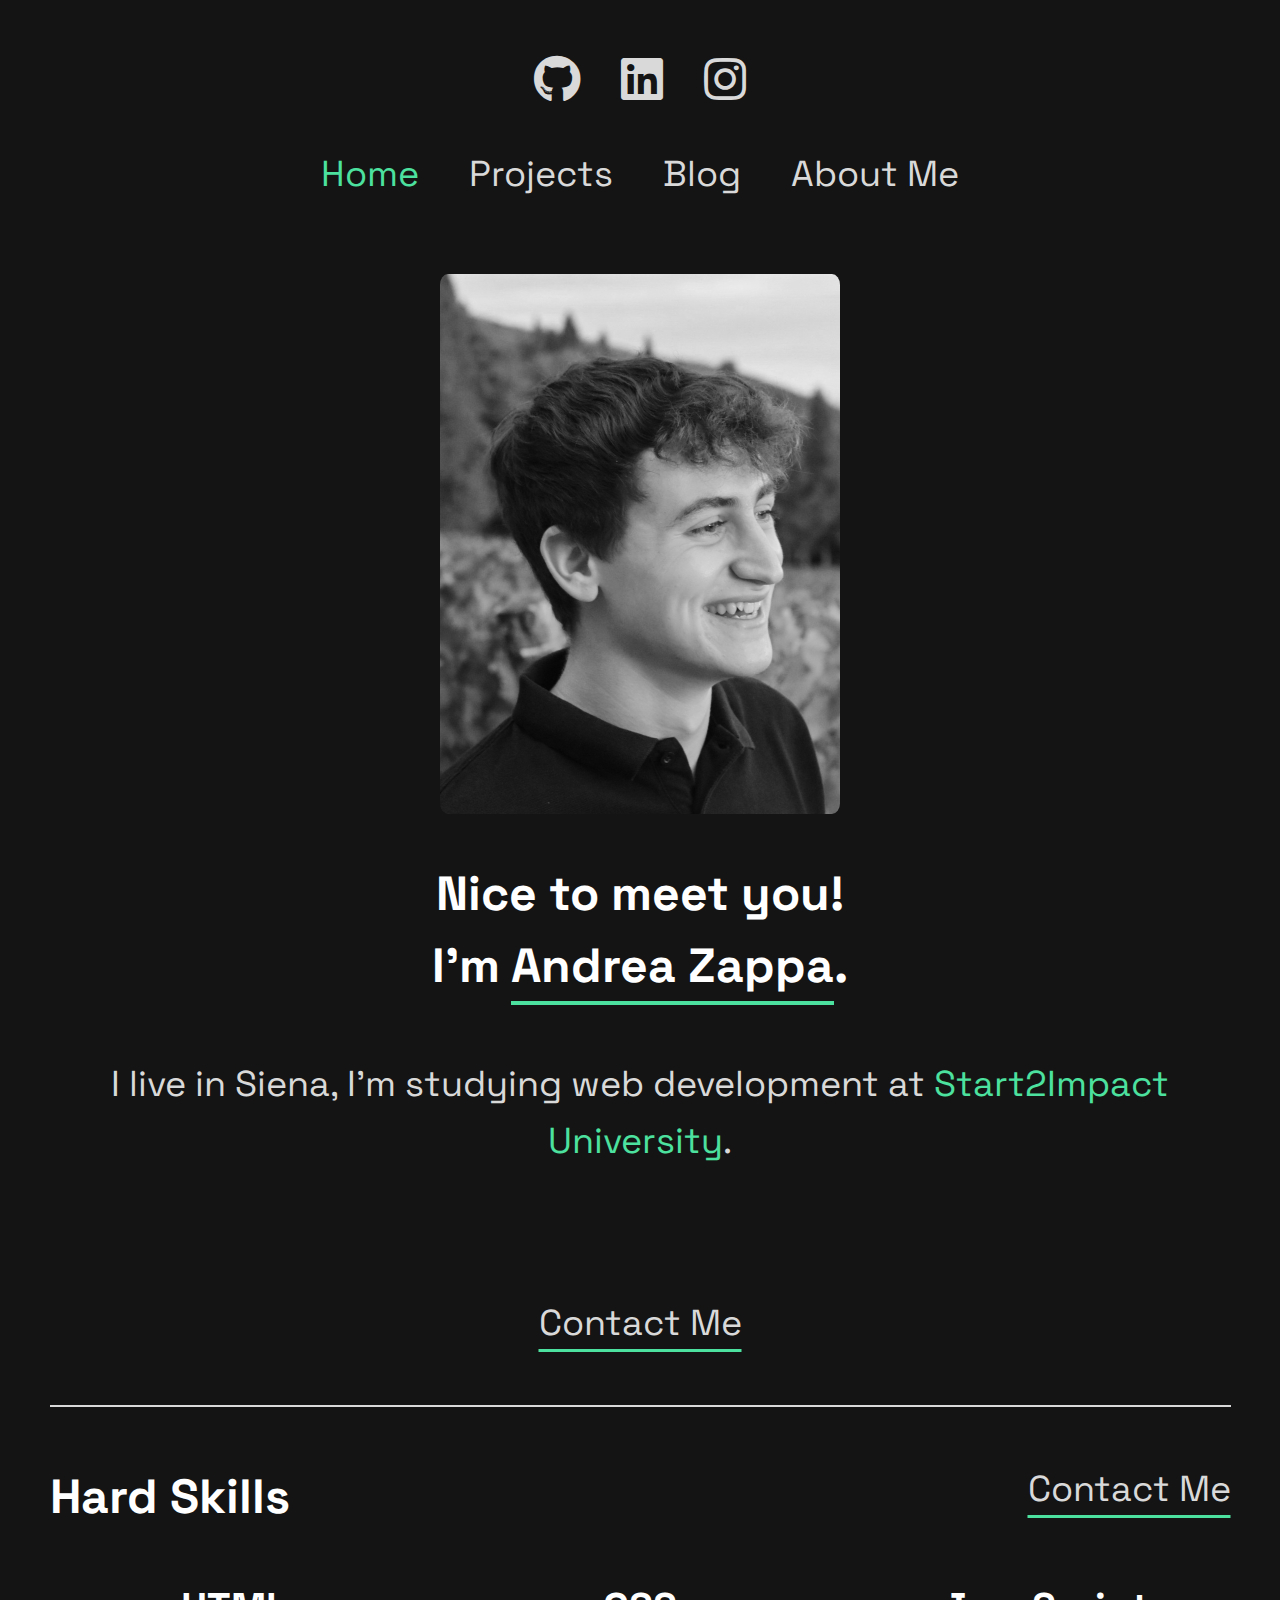
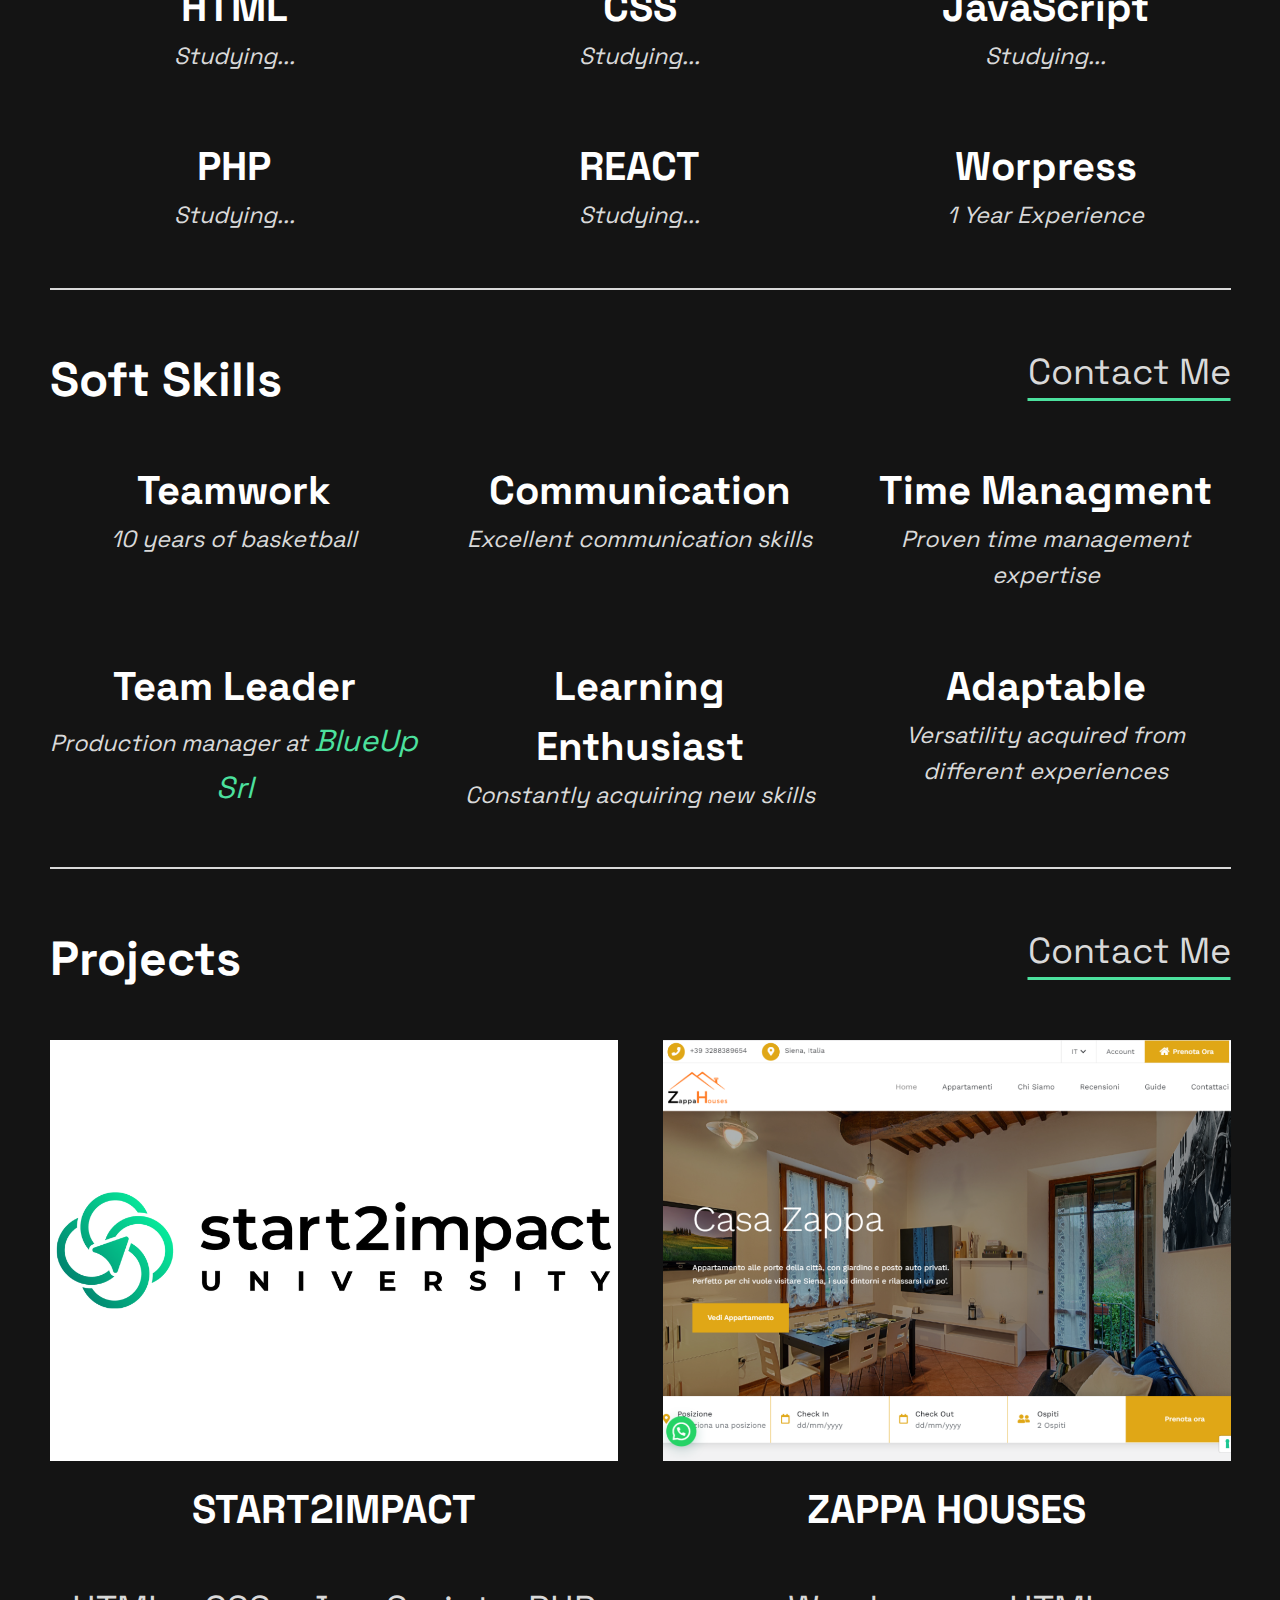
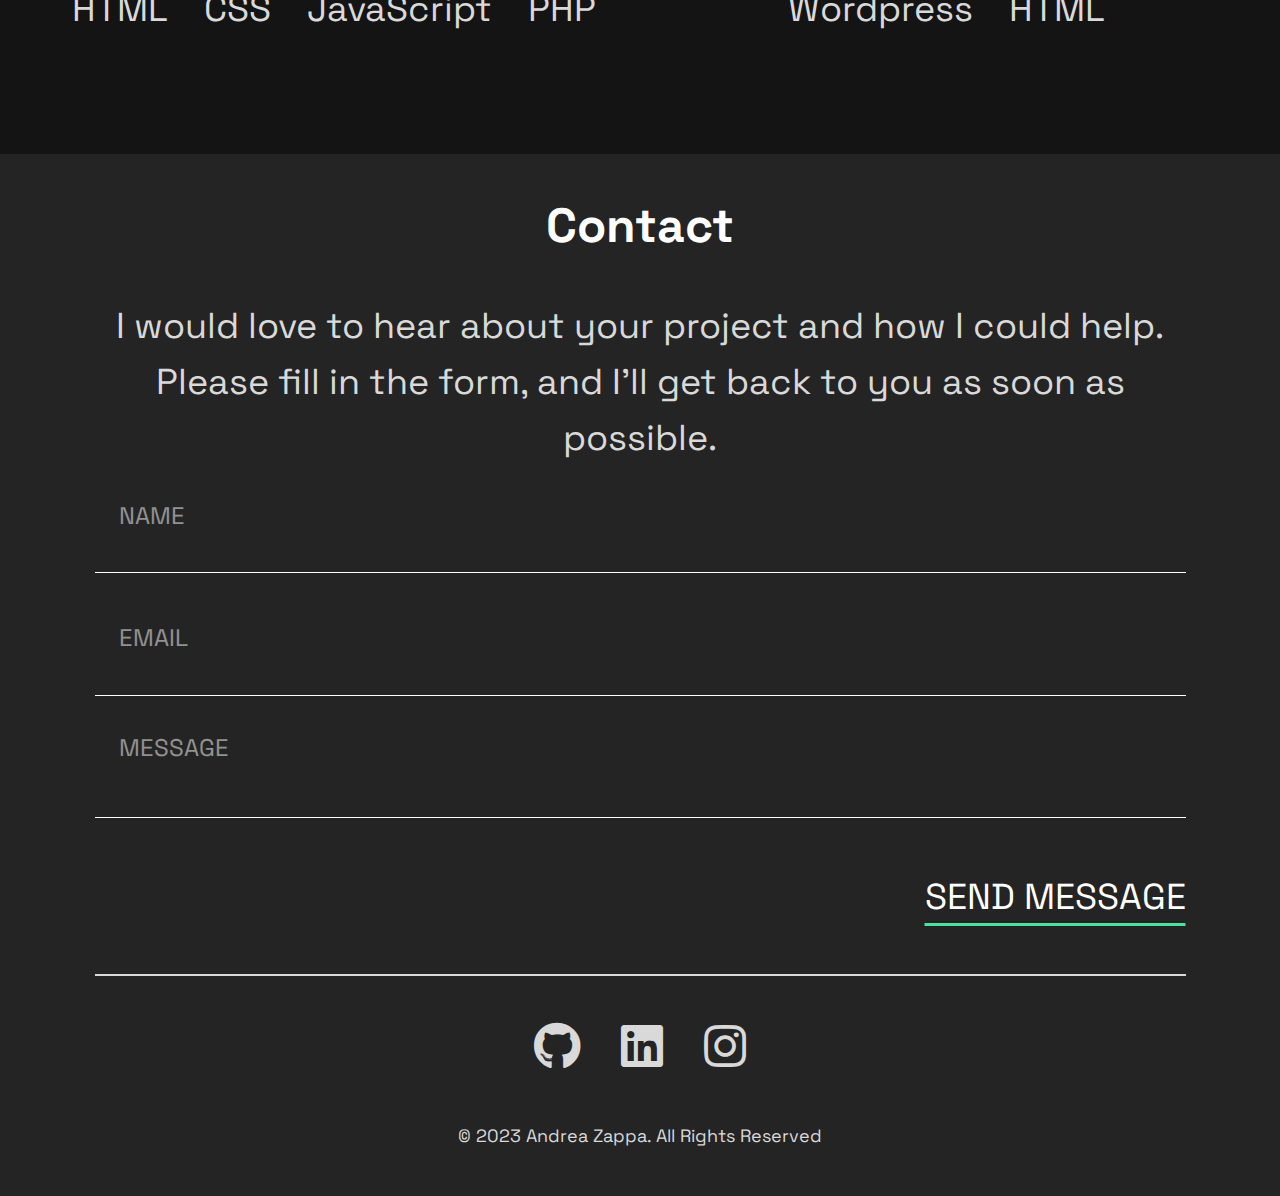
<file: index.html>
<!DOCTYPE html>
<html lang="en">
<head>
    <meta charset="UTF-8">
    <meta http-equiv="X-UA-Compatible" content="IE=edge">
    <meta name="viewport" content="width=device-width, initial-scale=1.0">
    <meta property="og:title" content="Andrea Zappa Portfolio">
    <meta property="og:description" content="Portfolio with Andrea Zappa's projects and skills">
    <title>Portfolio - Andrea Zappa</title>
    <link rel="icon" type="image/x-icon" href="./assets/img/logo/Logo-16x16.svg">
    <link rel="stylesheet" href="./assets/style/home.css">
    <link rel="stylesheet" href="./assets/style/style.css">
    <link rel="preconnect" href="https://fonts.googleapis.com">
    <link rel="preconnect" href="https://fonts.gstatic.com" crossorigin>
    <link href="https://fonts.googleapis.com/css2?family=Space+Grotesk:wght@500;700&display=swap" rel="stylesheet">
    <link rel="stylesheet" href="https://cdnjs.cloudflare.com/ajax/libs/font-awesome/5.15.3/css/all.min.css">
</head>
<body>
    <!-- HEADER -->
    <header class="header" id="header">
        <div class="container header-container">
            <!-- nome a sx - menu dx (projects, contatc, blog, social) -->
            <div id="container-icon" class="container-icon">
                <!-- SOCIAL ICONS -->
                <div class="social-menu">
                    <a href="https://github.com/andrezappa" target="_blank" rel="noopener"><i class="fab fa-github fa-lg"></i></a>
                    <a href="https://www.linkedin.com/in/andrea-zappa-b823751b2/" target="_blank" rel="noopener"><i class="fab fa-linkedin fa-lg"></i></a>
                    <a href="https://www.instagram.com/andre_zappa/" target="_blank" rel="noopener"><i class="fab fa-instagram fa-lg"></i></a>
                </div>
            </div> 
            <!-- MENU -->
            <nav class="container-menu">
                <ul class="menu">
                    <li class="menu-element first-element"><a href="./index.html" class="active">Home</a></li>
                    <li class="menu-element"><a href="#projects">Projects</a></li>
                    <li class="menu-element"><a href="./assets/pages/blog/index.html">Blog</a></li>
                    <li class="menu-element"><a href="./assets/pages/about/index.html">About Me</a></li>
                </ul>
            </nav>
        </div>
        <!-- MOBILE MENU -->
        <div class="container-mobile-menu">
            <span id="menu-icon" onclick="openNav()">&#9776;</span>
            <nav class="container-mobile-nav" id="container-mobile-nav">
                <ul class="mobile-menu">
                    <a class="closebtn" onclick="closeNav()">&#x2716;</a>
                    <li><a href="./index.html" class="active">Home</a></li>
                    <li><a href="#projects" onclick="closeNav()">Projects</a></li>
                    <li><a href="./assets/pages/blog/index.html" onclick="closeNav()">Blog</a></li>
                    <li><a href="./assets/pages/about/index.html"  onclick="closeNav()">About Me</a></li>
                </ul>
            </nav>
        </div>
    </header>

     
    
    <!-- MAIN CONTENT -->
    <main class="main">
        <!-- HERO IMAGE AND TEXT -->
        <section class="hero">
            <!-- HERO CONTAINER -->
            <div class="container hero-container">
                <!-- HERO IMAGE -->
                <picture class="hero-image">
                    <img 
                    src="./assets/img/hero-image.jpg" 
                    alt="Image of Andrea Zappa" 
                    />
                </picture>

                <!-- HERO TEXT -->
                <div class="hero-text">
                    <h1 class="hero-headline">Nice to meet you! <br> I'm <span class="underline">Andrea Zappa</span>.</h1>
                    <p class="hero-description">I live in Siena, I'm studying web development at <a href="https://start2impact.it" target="_blank" class="accent" rel="noopener">Start2Impact University</a>.</p>
                    <a href="#contact" class="contact-link underline">Contact Me</a>
                </div>
                <hr>
            </div>
        </section>
        <!-- SKILLS -->
       <section class="skills">
            <div class="container">
                <div class="container-headline">
                    <h2 class="projects-headline">Hard Skills</h2>
                    <a href="#contact" class="contact-link underline">Contact Me</a>
                </div>                <!-- <h2>Skills</h2> -->
                <div class="container-skills">
                    <div class="skills-item">
                        <h3 class="skills-title">HTML</h3>
                        <p class="skills-description">Studying...</p>
                    </div>
                    <div class="skills-item">
                        <h3 class="skills-title">CSS</h3>
                        <p class="skills-description">Studying...</p>
                    </div>
                    <div class="skills-item">
                        <h3 class="skills-title">JavaScript</h3>
                        <p class="skills-description">Studying...</p>
                    </div>
                    <div class="skills-item">
                        <h3 class="skills-title">PHP</h3>
                        <p class="skills-description">Studying...</p>
                    </div>
                    <div class="skills-item">
                        <h3 class="skills-title">REACT</h3>
                        <p class="skills-description">Studying...</p>
                    </div>
                    <div class="skills-item">
                        <h3 class="skills-title">Worpress</h3>
                        <p class="skills-description">1 Year Experience</p>
                    </div>
                </div>
                <hr>
            </div>
            <div class="container">
                <div class="container-headline">
                    <h2 class="projects-headline">Soft Skills</h2>
                    <a href="#contact" class="contact-link underline">Contact Me</a>
                </div>                <!-- <h2>Skills</h2> -->
                <div class="container-skills">
                    <div class="skills-item">
                        <h3 class="skills-title">Teamwork</h3>
                        <p class="skills-description">10 years of basketball</p>
                    </div>
                    <div class="skills-item">
                        <h3 class="skills-title">Communication</h3>
                        <p class="skills-description">Excellent communication skills</p>
                    </div>
                    <div class="skills-item">
                        <h3 class="skills-title">Time Managment</h3>
                        <p class="skills-description">Proven time management expertise</p>
                    </div>
                    <div class="skills-item">
                        <h3 class="skills-title">Team Leader</h3>
                        <p class="skills-description">Production manager at <a href="https://blueupbeacons.com" target="_blank" class="accent" rel="noopener">BlueUp Srl</a></p>
                    </div>
                    <div class="skills-item">
                        <h3 class="skills-title">Learning Enthusiast</h3>
                        <p class="skills-description">Constantly acquiring new skills</p>
                    </div>
                    <div class="skills-item">
                        <h3 class="skills-title">Adaptable</h3>
                        <p class="skills-description">Versatility acquired from different experiences</p>
                    </div>
                </div>
                <hr>
            </div>
       </section>
       <!-- PROJECTS -->
       <section class="projects" id="projects">
            <div class="container">
                <div class="container-headline">
                    <h2 class="projects-headline">Projects</h2>
                    <a href="#contact" class="contact-link underline">Contact Me</a>
                </div>

                <div class="container-projects">

                    <div class="project-item">
                        <picture class="project-picture">
                            <source
                                media="(min-width: 62.5em)"
                                srcset="./assets/img/project-images/start2impact-project-large.png"
                            >
                            <img
                                class="projects-image"
                                src="./assets/img/project-images/start2impact-project-large.png"
                                alt="screenshot of design portfolio website"
                            >
                            <div class="container-project-link-desktop">
                                <a href="https://www.start2impact.it/" target="_blank" class="project-link underline" rel="noopener">View Project</a>
                            </div>
                        </picture>
                        <h3 class="project-title">Start2Impact</h3>
                        <p class="project-tag">
                            <span>HTML</span>
                            <span>CSS</span>
                            <span>JavaScript</span>
                            <span>PHP</span>
                        </p>
                        <div class="container-project-link">
                            <a href="https://www.start2impact.it/" target="_blank" class="project-link underline" rel="noopener">View Project</a>
                        </div>
                    </div>
                    
                    <div class="project-item">
                        <picture class="project-picture">
                            <source
                                media="(min-width: 62.5em)"
                                srcset="./assets/img/project-images/zappahouses-project-large.png"
                            >
                            <img
                                class="projects-image"
                                src="./assets/img/project-images/zappahouses-project-small.png"
                                alt="screenshot of design portfolio website"
                            >
                            <div class="container-project-link-desktop">
                                <a href="./assets/projects/zappahouses/index.html" class="project-link underline">View Project</a>
                                <a href="https://www.zappahouses.it" target = "_blank" class="project-link underline" rel="noopener">View Website</a>
                            </div>
                        </picture>
                        <h3 class="project-title">Zappa Houses</h3>
                        <p class="project-tag">
                            <span>Wordpress</span>
                            <span>HTML</span>
                        </p>
                        <div class="container-project-link">
                            <a href="./assets/projects/zappahouses/index.html" class="project-link underline">View Project</a>
                            <a href="https://www.zappahouses.it" target = "_blank" class="project-link underline" rel="noopener">View Site</a>
                        </div>
                    </div>

                </div>
            </div>
       </section>

       <section class="contact" id="contact">
        <div class="container">
            <div class="container-contact">
                <h2 id="contact-header">Contact</h2>
                <p class="contact-text">I would love to hear about your project and how I could help. Please fill in the form, and I'll get back to you as soon as possible.</p>
                <form action="https://formspree.io/f/mqkovwqv" method="POST">
                    <div class="container-form">
                        <label for="name" class="visually-hidden">Name</label>
                        <input type="text" name="name" id="name" placeholder="Name" required>
                        <img src="./assets/img/icon-invalid.svg" alt="invalid icon" class="contact-invalid-icon"/>
                    </div>
                    <div class="container-form">
                        <label for="email" class="visually-hidden">Email</label>
                        <input type="email" name="email" id="email" placeholder="Email" required>
                        <img src="./assets/img/icon-invalid.svg" alt="invalid icon" class="contact-invalid-icon"/>
                    </div>
                    <div class="container-form">
                        <label for="message" class="visually-hidden">Message</label>
                        <textarea type="text" name="message" id="message" placeholder="Message" required></textarea>
                        <img src="./assets/img/icon-invalid.svg" alt="invalid icon" class="contact-invalid-icon"/>
                    </div>
                    <!-- your other form fields go here -->
                    <div class="message-button">
                        <button type="submit" class="hover underline">Send Message</button>
                    </div>
                </form>
                <hr>
            </div>
        </div>
    </section>

    </main>

    <footer>
        <section class="footer">
            <div class="container">
                <div class="container-footer">
                    <!-- nome a sx - menu dx (projects, contatc, blog, social) -->
                    <div class="container-icon">
                        <!-- SOCIAL ICONS -->
                        <div class="social-menu">
                            <a href="https://github.com/andrezappa" target="_blank" rel="noopener"><i class="fab fa-github fa-lg"></i></a>
                            <a href="https://www.linkedin.com/in/andrea-zappa-b823751b2/" target="_blank" rel="noopener"><i class="fab fa-linkedin fa-lg"></i></a>
                            <a href="https://www.instagram.com/andre_zappa/" target="_blank" rel="noopener"><i class="fab fa-instagram fa-lg"></i></a>
                        </div>
                    </div> 
                    <p class="hover">© 2023 Andrea Zappa. All Rights Reserved</p>
                </div>
            </div>
       </section>
    </footer>

    <!-- SCRIPT js MOBILE MENU -->
    <script src="./assets/script/script.js"></script>

</body>
</html>
</file>
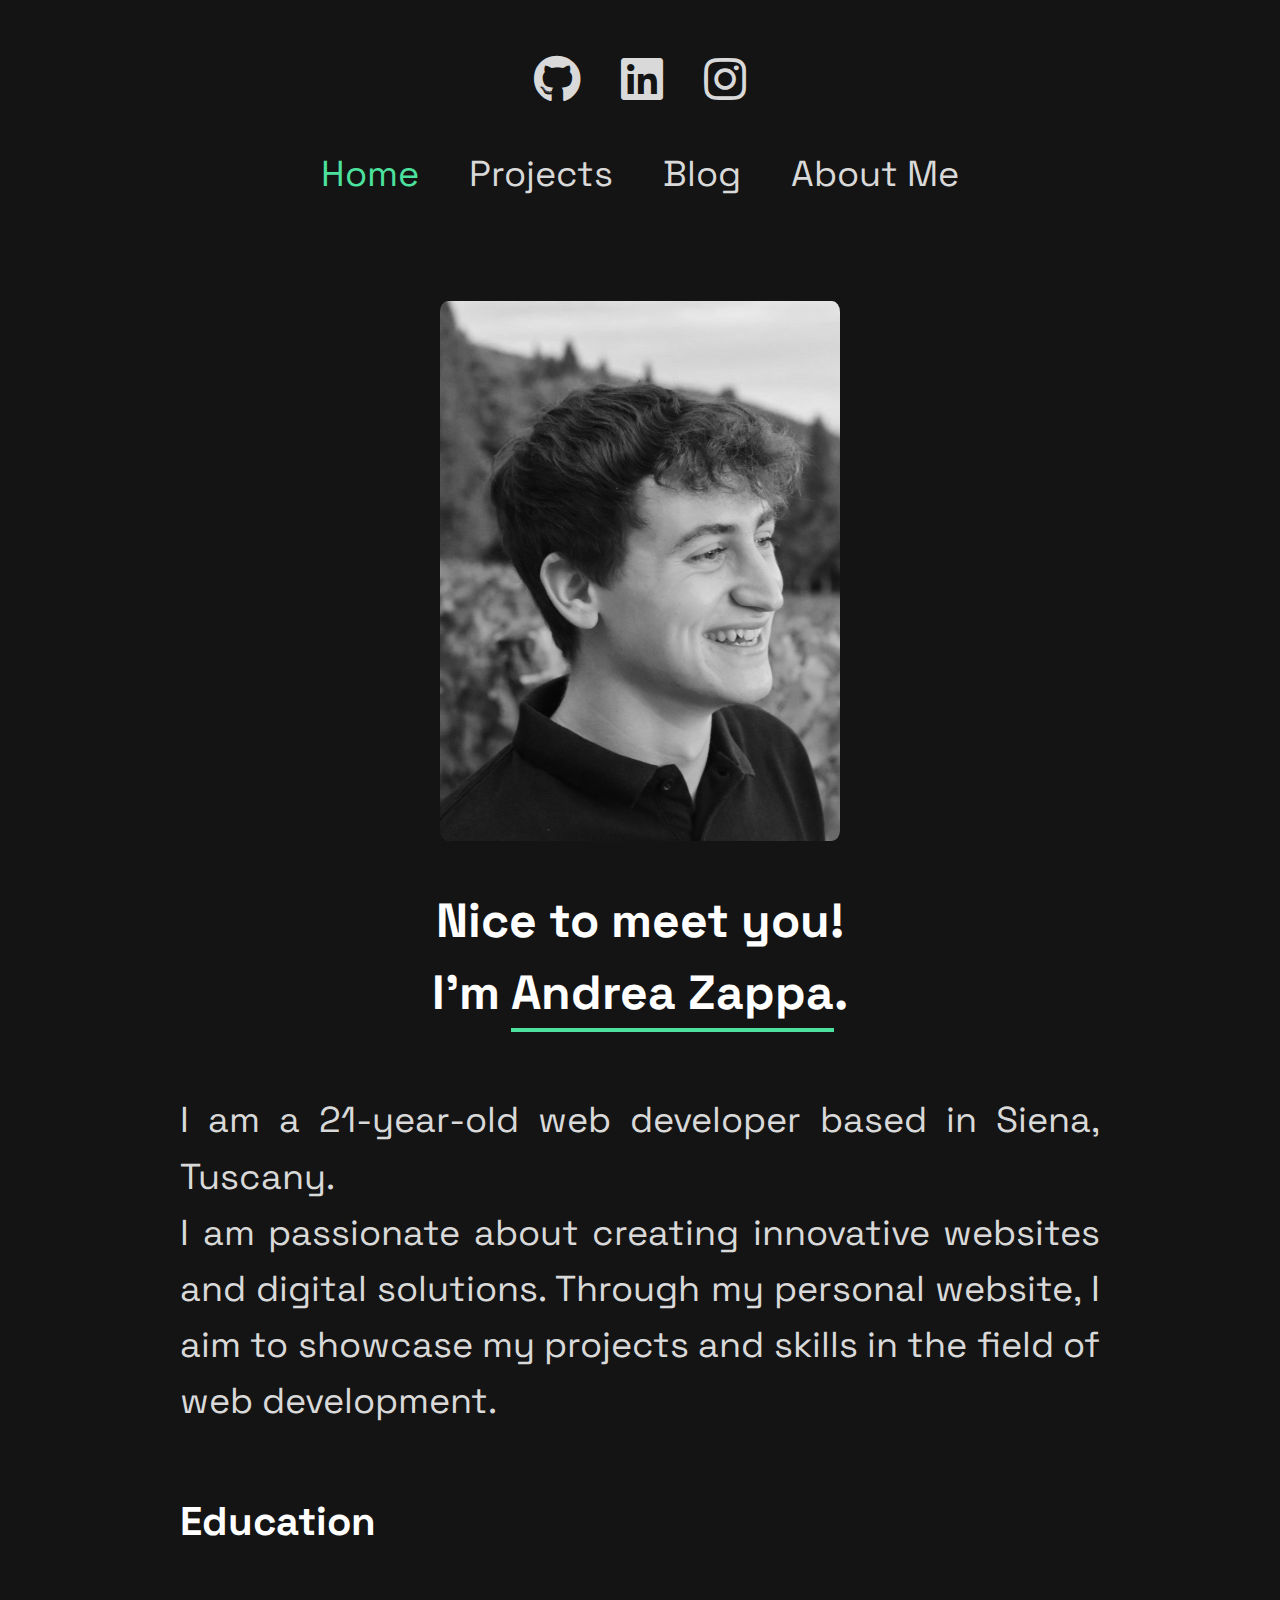
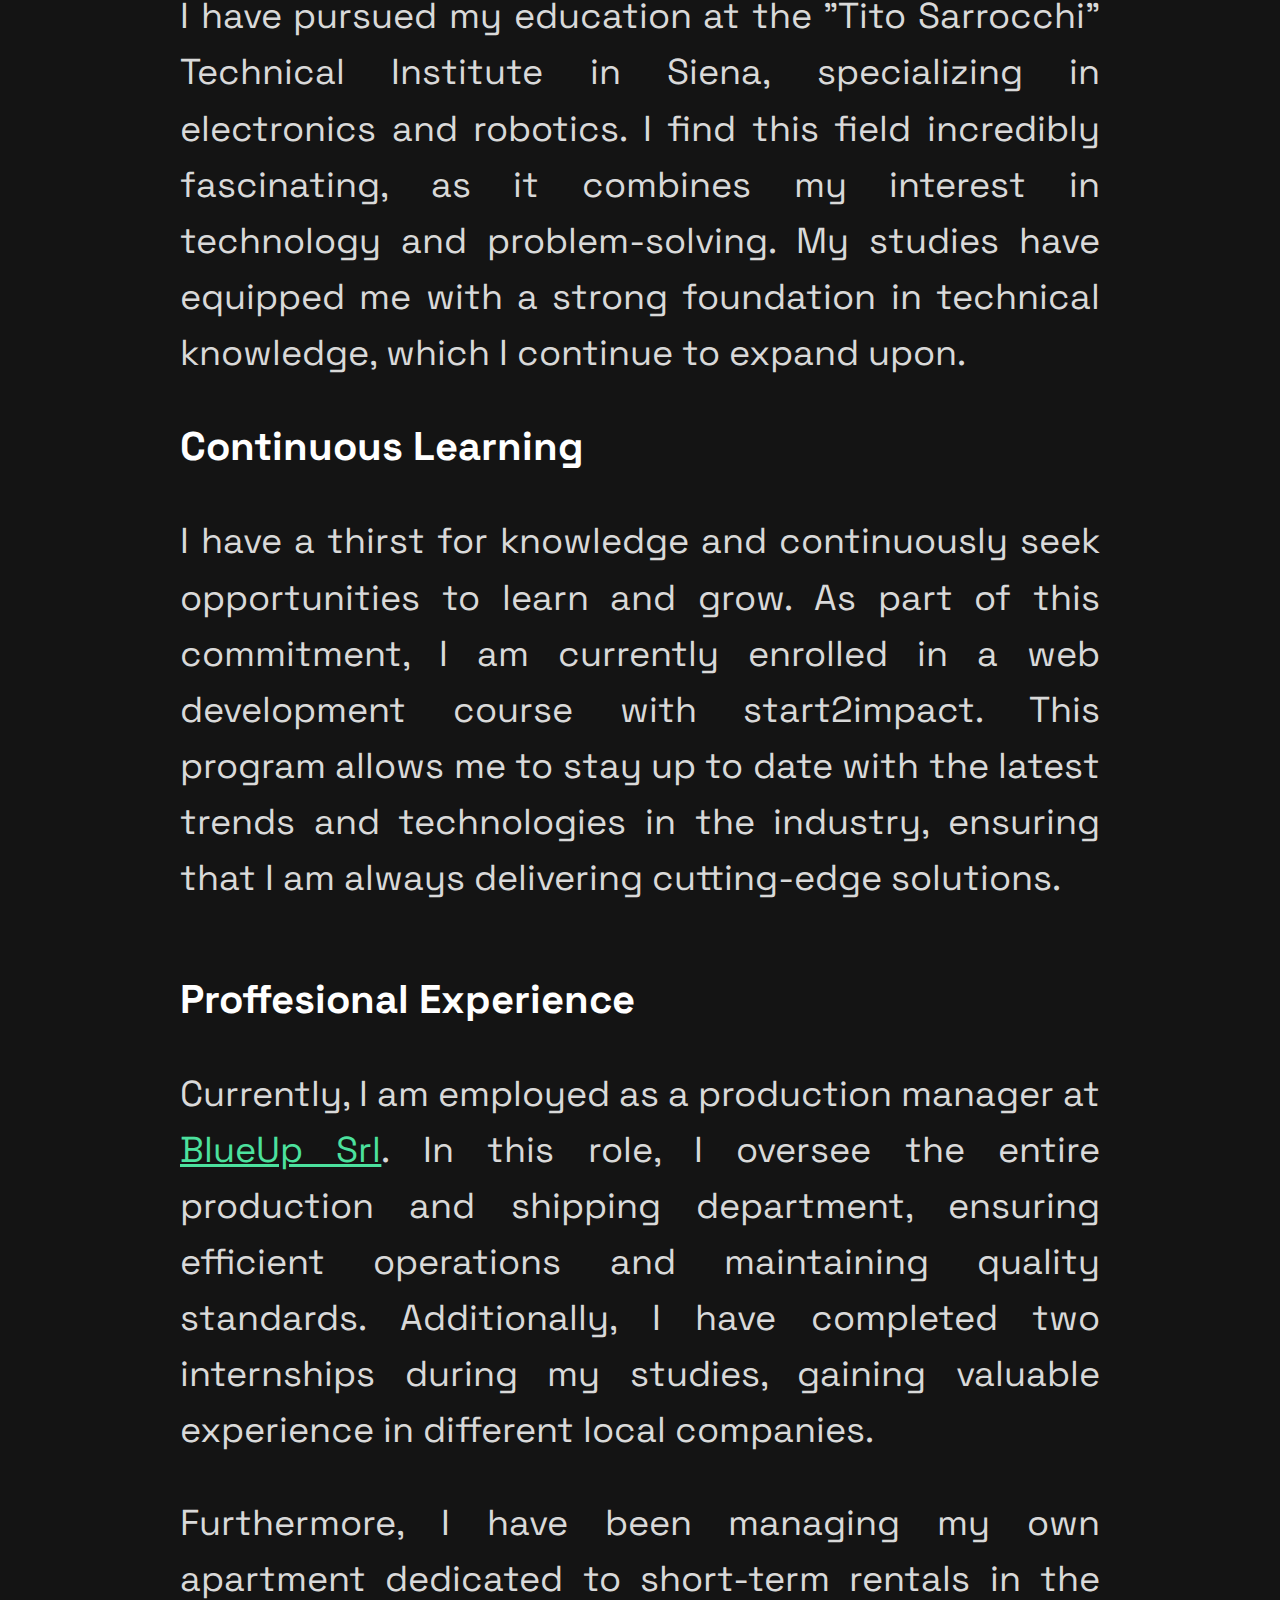
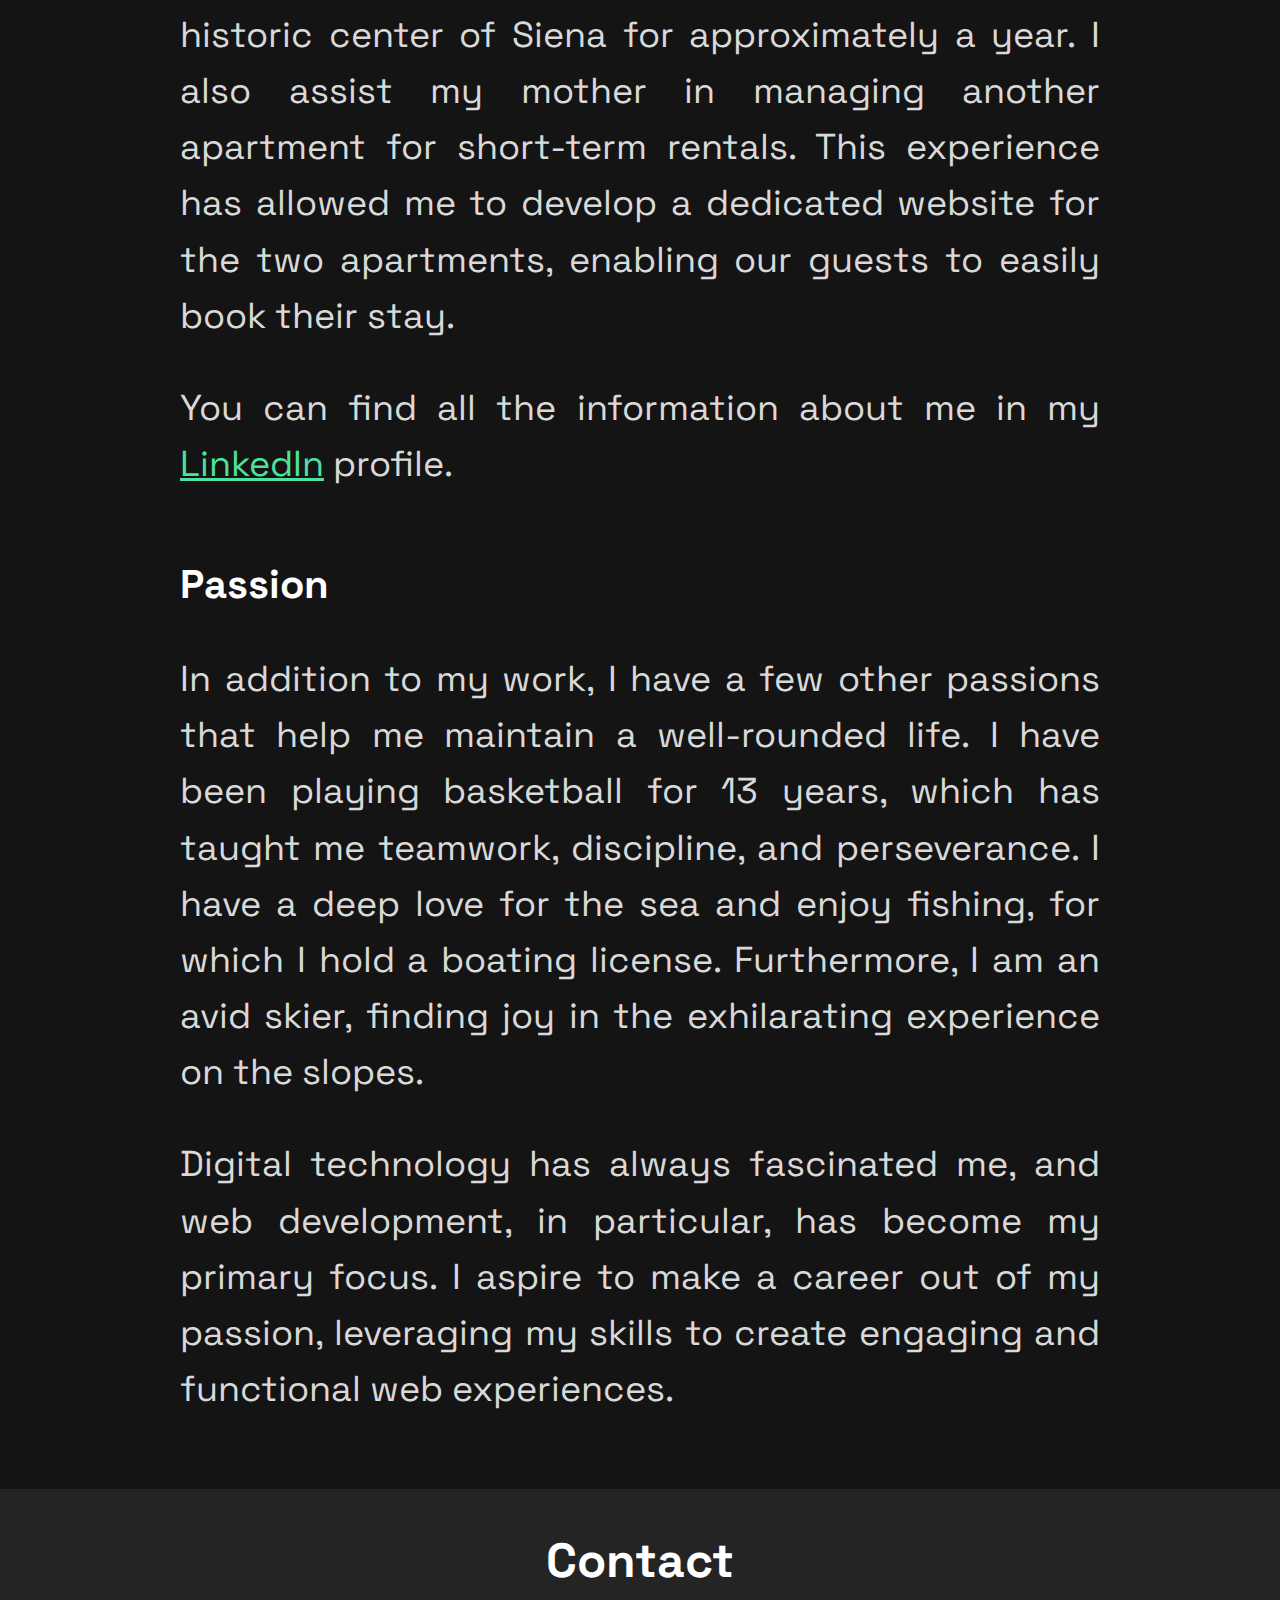
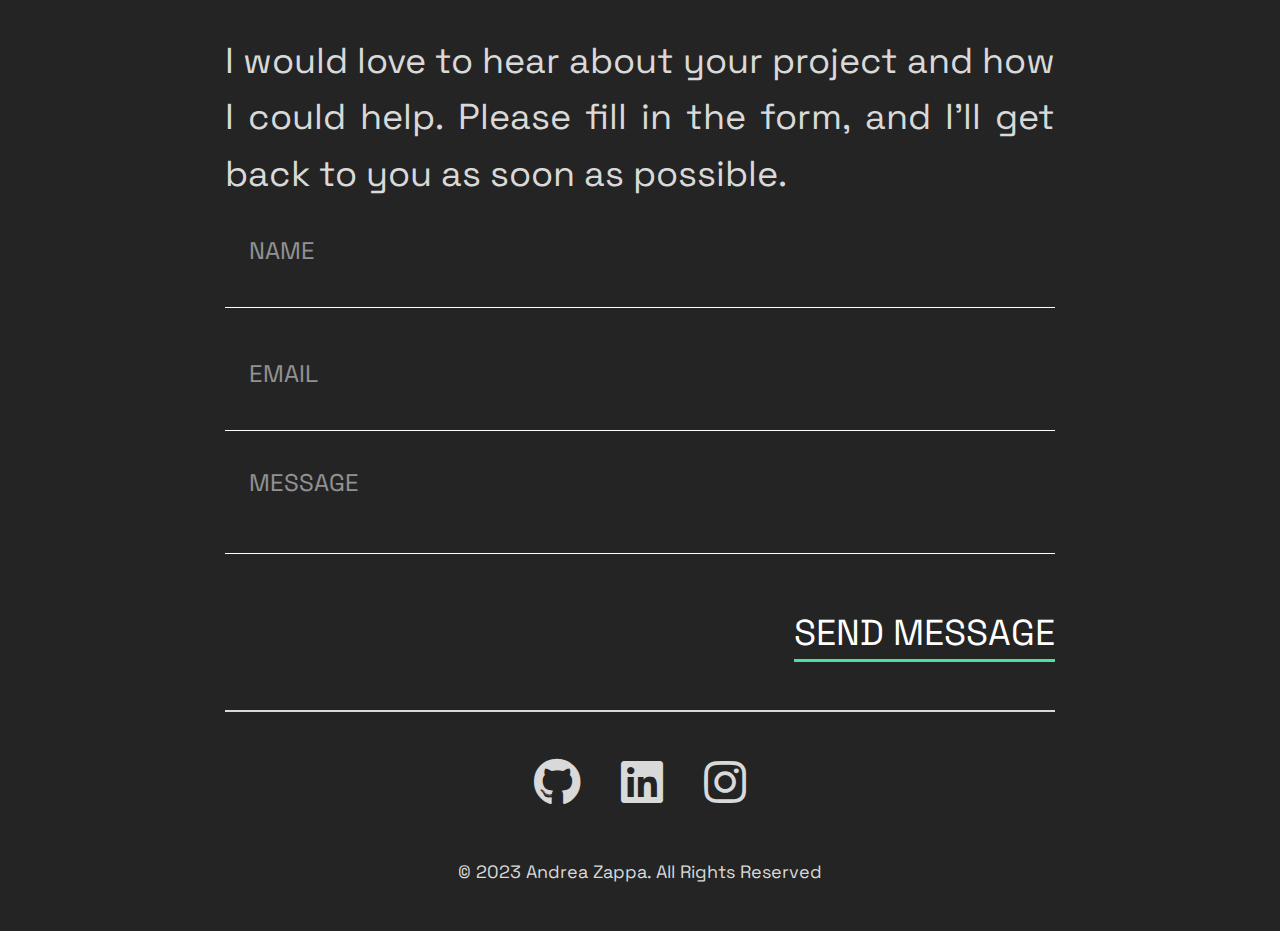
<file: assets/pages/about/index.html>
<!DOCTYPE html>
<html lang="en">
<head>
    <meta charset="UTF-8">
    <meta http-equiv="X-UA-Compatible" content="IE=edge">
    <meta name="viewport" content="width=device-width, initial-scale=1.0">
    <meta property="og:title" content="Andrea Zappa Portfolio">
    <meta property="og:description" content="Portfolio with Andrea Zappa's projects and skills">
    <title>About Me - Andrea Zappa</title>
    <link rel="icon" type="image/x-icon" href="../../img/logo/Logo-16x16.svg">
    <link rel="stylesheet" href="../../style/style.css">
    <link rel="stylesheet" href="../../style/home.css">
    <link rel="stylesheet" href="../../style/about.css">
    <link rel="preconnect" href="https://fonts.googleapis.com">
    <link rel="preconnect" href="https://fonts.gstatic.com" crossorigin>
    <link href="https://fonts.googleapis.com/css2?family=Space+Grotesk:wght@500;700&display=swap" rel="stylesheet">
    <link rel="stylesheet" href="https://cdnjs.cloudflare.com/ajax/libs/font-awesome/5.15.3/css/all.min.css">
</head>
<body>
    <!-- HEADER -->
    <header class="header" id="header">
        <div class="container header-container">
            <!-- nome a sx - menu dx (projects, contatc, blog, social) -->
            <div id="container-icon" class="container-icon">
                <!-- SOCIAL ICONS -->
                <div class="social-menu">
                    <a href="https://github.com/andrezappa" target="_blank" rel="noopener"><i class="fab fa-github fa-lg"></i></a>
                    <a href="https://www.linkedin.com/in/andrea-zappa-b823751b2/" target="_blank" rel="noopener"><i class="fab fa-linkedin fa-lg"></i></a>
                    <a href="https://www.instagram.com/andre_zappa/" target="_blank" rel="noopener"><i class="fab fa-instagram fa-lg"></i></a>
                </div>
            </div> 
            <!-- MENU -->
            <nav class="container-menu">
                <ul class="menu">
                    <li class="menu-element first-element"><a href="../../../index.html" class="active">Home</a></li>
                    <li class="menu-element"><a href="../../../index.html#projects">Projects</a></li>
                    <li class="menu-element"><a href="../blog/index.html">Blog</a></li>
                    <li class="menu-element"><a href="./index.html">About Me</a></li>
                </ul>
            </nav>
           
        </div>
        <!-- MOBILE MENU -->
        <div class="container-mobile-menu">
            <span id="menu-icon" onclick="openNav()">&#9776;</span>
            <nav class="container-mobile-nav" id="container-mobile-nav">
                <ul class="mobile-menu">
                    <a class="closebtn" onclick="closeNav()">&#x2716;</a>
                    <li><a href="../../../index.html" class="active">Home</a></li>
                    <li><a href="../../../index.html#projects" onclick="closeNav()">Projects</a></li>
                    <li><a href="../blog/index.html" onclick="closeNav()">Blog</a></li>
                    <li><a href="./index.html"  onclick="closeNav()">About Me</a></li>
                </ul>
            </nav>
        </div>
    </header>
    
     
    
    <!-- MAIN CONTENT -->
    <main class="main">
        <section class="container container-about">
            <div class="about-me">
                <div class="container hero-container">
                    <!-- HERO IMAGE -->
                    <picture class="hero-image">
                        <img 
                        src="../../img/hero-image.jpg" 
                        alt="Image of Andrea Zappa" 
                        />
                    </picture>
                </div>
                <!-- HERO TEXT -->
                <h1 class="hero-headline">Nice to meet you! <br> I'm <span class="underline">Andrea Zappa</span>.</h1>
            </div>
                <!-- ABOUT ME TEXT -->
                <!-- Presentation -->
            <div class="presentation">
                <p>
                    I am a 21-year-old web developer based in Siena, Tuscany. <br> I am passionate about creating innovative websites and digital solutions. Through my personal website, I aim to showcase my projects and skills in the field of web development.
                </p>
            </div>
            <div class="education">
                <h3>Education</h3>
                <p>
                    I have pursued my education at the "Tito Sarrocchi" Technical Institute in Siena, specializing in electronics and robotics. I find this field incredibly fascinating, as it combines my interest in technology and problem-solving. My studies have equipped me with a strong foundation in technical knowledge, which I continue to expand upon.
                </p>
                <h3>Continuous Learning</h3>
                <p>
                    I have a thirst for knowledge and continuously seek opportunities to learn and grow. As part of this commitment, I am currently enrolled in a web development course with start2impact. This program allows me to stay up to date with the latest trends and technologies in the industry, ensuring that I am always delivering cutting-edge solutions.
                </p>
            </div>
            <div class="experience">
                <h3>Proffesional Experience</h3>
                <p>
                    Currently, I am employed as a production manager at <a href="https://www.blueupbeacons.com" target="_blank" rel="noopener">BlueUp Srl</a>. In this role, I oversee the entire production and shipping department, ensuring efficient operations and maintaining quality standards. Additionally, I have completed two internships during my studies, gaining valuable experience in different local companies.
                </p>
                <p>
                    Furthermore, I have been managing my own apartment dedicated to short-term rentals in the historic center of Siena for approximately a year. I also assist my mother in managing another apartment for short-term rentals. This experience has allowed me to develop a dedicated website for the two apartments, enabling our guests to easily book their stay.
                </p>
                <p>You can find all the information about me in my <a href="https://www.linkedin.com/in/andrea-zappa-b823751b2/" target="_blank" rel="noopener">LinkedIn</a> profile.</p>
            </div>
            <div class="passion">
                <h3>Passion</h3>
                <p>
                    In addition to my work, I have a few other passions that help me maintain a well-rounded life. I have been playing basketball for 13 years, which has taught me teamwork, discipline, and perseverance. I have a deep love for the sea and enjoy fishing, for which I hold a boating license. Furthermore, I am an avid skier, finding joy in the exhilarating experience on the slopes.
                </p>
                <p>
                    Digital technology has always fascinated me, and web development, in particular, has become my primary focus. I aspire to make a career out of my passion, leveraging my skills to create engaging and functional web experiences.
                </p>
            </div>
        </section>

        <section class="contact" id="contact">
            <div class="container">
                <div class="container-contact">
                    <h2 id="contact-header">Contact</h2>
                    <p class="contact-text">I would love to hear about your project and how I could help. Please fill in the form, and I'll get back to you as soon as possible.</p>
                    <form action="https://formspree.io/f/mqkovwqv" method="POST">
                        <div class="container-form">
                            <label for="name" class="visually-hidden">Name</label>
                            <input type="text" name="name" id="name" placeholder= "Name" required>
                            <img src="../../img/icon-invalid.svg" alt="invalid icon" class="contact-invalid-icon"/>
                        </div>
                        <div class="container-form">
                            <label for="email" class="visually-hidden">Email</label>
                            <input type="email" name="email" id="email" placeholder="Email" required>
                            <img src="../../img/icon-invalid.svg" alt="invalid icon" class="contact-invalid-icon"/>
                        </div>
                        <div class="container-form">
                            <label for="message" class="visually-hidden">Message</label>
                            <textarea type="text" name="message" id="message" placeholder="Message" required></textarea>
                            <img src="../../img/icon-invalid.svg" alt="invalid icon" class="contact-invalid-icon"/>
                        </div>
                        <!-- your other form fields go here -->
                        <div class="message-button">
                            <button type="submit" class="hover underline">Send Message</button>
                        </div>
                    </form>
                    <hr>
                </div>
            </div>
        </section>        
    </main>
    
    <footer>
        <section class="footer">
            <div class="container">
                <div class="container-footer">
                    <!-- nome a sx - menu dx (projects, contatc, blog, social) -->
                    <div class="container-icon">
                        <!-- SOCIAL ICONS -->
                        <div class="social-menu">
                            <a href="https://github.com/andrezappa" target="_blank" rel="noopener"><i class="fab fa-github fa-lg"></i></a>
                            <a href="https://www.linkedin.com/in/andrea-zappa-b823751b2/" target="_blank" rel="noopener"><i class="fab fa-linkedin fa-lg"></i></a>
                            <a href="https://www.instagram.com/andre_zappa/" target="_blank" rel="noopener"><i class="fab fa-instagram fa-lg"></i></a>
                        </div>
                    </div> 
                    <p class="hover">© 2023 Andrea Zappa. All Rights Reserved</p>
                </div>
            </div>
       </section>
    </footer>

    <!-- SCRIPT js MOBILE MENU -->
    <script src="../../script/script.js"></script>

</body>
</html>
</file>
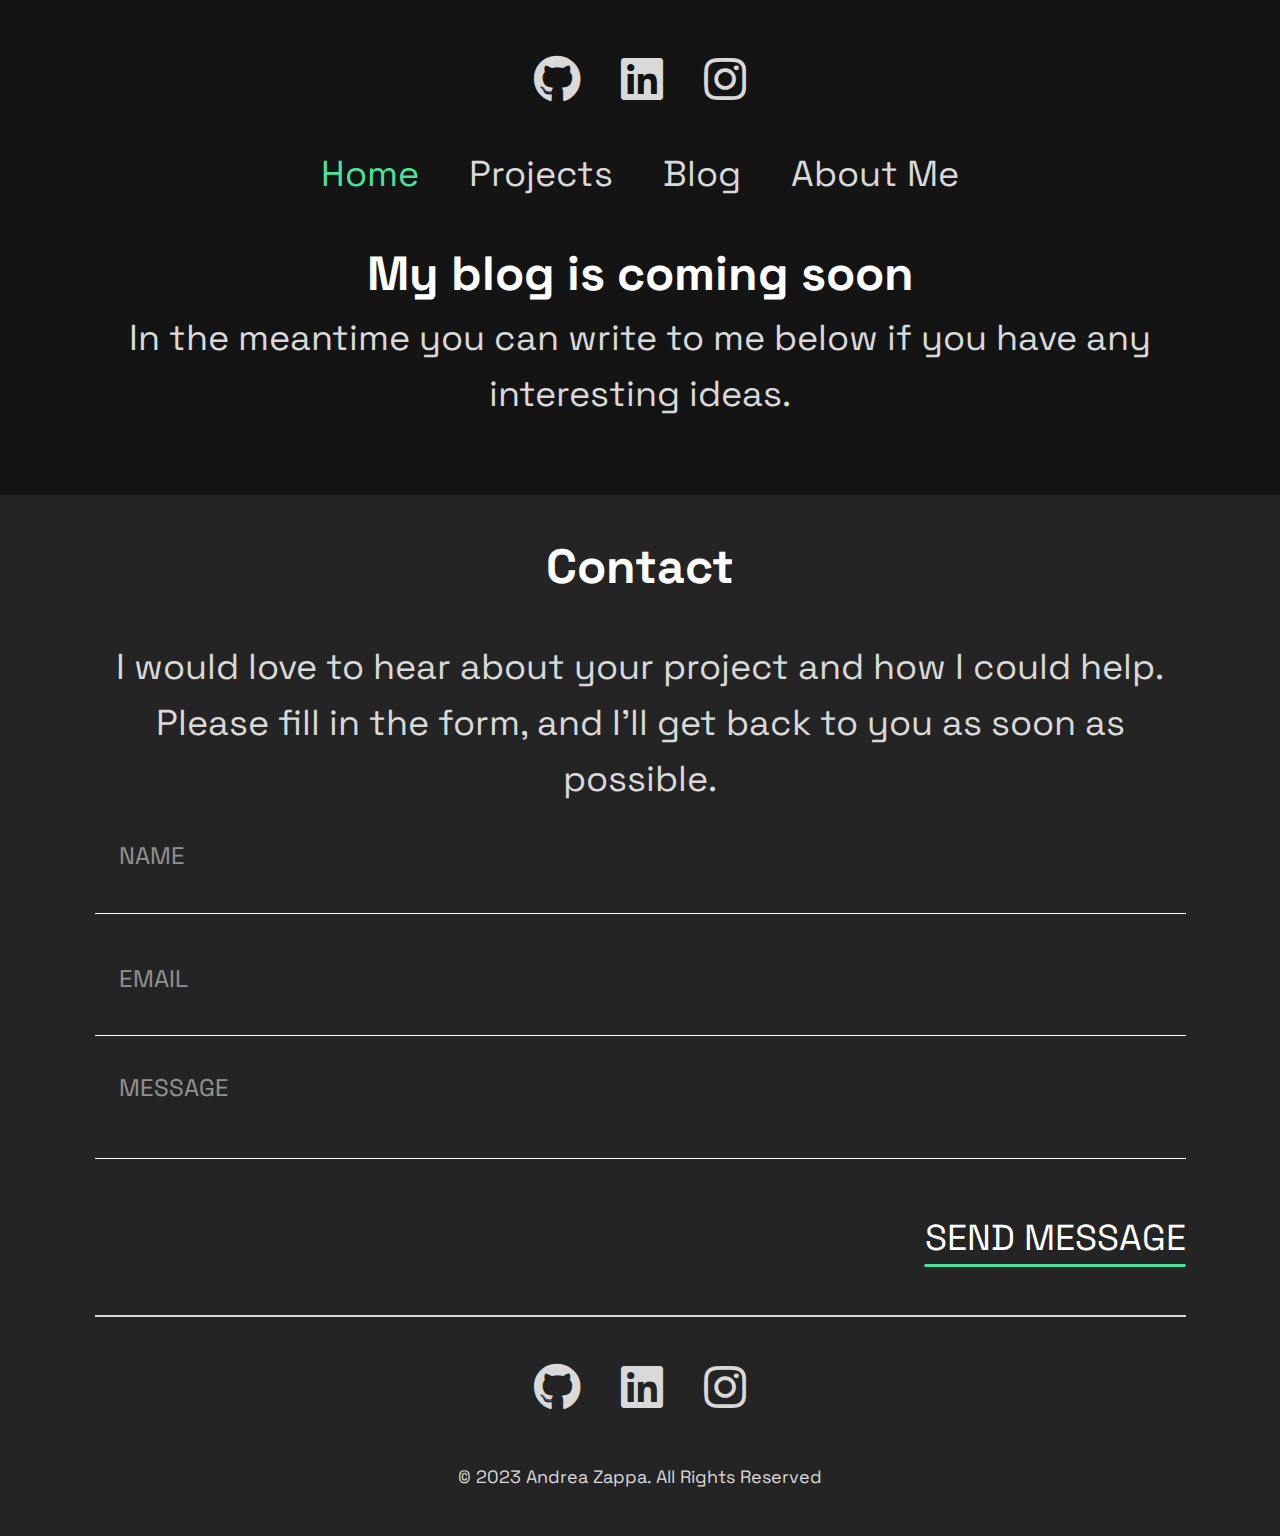
<file: assets/pages/blog/index.html>
<!DOCTYPE html>
<html lang="en">
<head>
    <meta charset="UTF-8">
    <meta http-equiv="X-UA-Compatible" content="IE=edge">
    <meta name="viewport" content="width=device-width, initial-scale=1.0">
    <meta property="og:title" content="Andrea Zappa Portfolio">
    <meta property="og:description" content="Portfolio with Andrea Zappa's projects and skills">
    <title>Blog - Andrea Zappa</title>
    <link rel="icon" type="image/x-icon" href="../../img/logo/Logo-16x16.svg">
    <link rel="stylesheet" href="../../style/style.css">
    <link rel="preconnect" href="https://fonts.googleapis.com">
    <link rel="preconnect" href="https://fonts.gstatic.com" crossorigin>
    <link href="https://fonts.googleapis.com/css2?family=Space+Grotesk:wght@500;700&display=swap" rel="stylesheet">
    <link rel="stylesheet" href="https://cdnjs.cloudflare.com/ajax/libs/font-awesome/5.15.3/css/all.min.css">
</head>
<body>
    <!-- HEADER -->
    <header class="header" id="header">
        <div class="container header-container">
            <!-- nome a sx - menu dx (projects, contatc, blog, social) -->
            <div id="container-icon" class="container-icon">
                <!-- SOCIAL ICONS -->
                <div class="social-menu">
                    <a href="https://github.com/andrezappa" target="_blank" rel="noopener"><i class="fab fa-github fa-lg"></i></a>
                    <a href="https://www.linkedin.com/in/andrea-zappa-b823751b2/" target="_blank" rel="noopener"><i class="fab fa-linkedin fa-lg"></i></a>
                    <a href="https://www.instagram.com/andre_zappa/" target="_blank" rel="noopener"><i class="fab fa-instagram fa-lg"></i></a>
                </div>
            </div> 
            <!-- MENU -->
            <nav class="container-menu">
                <ul class="menu">
                    <li class="menu-element first-element"><a href="../../../index.html" class="active">Home</a></li>
                    <li class="menu-element"><a href="../../../index.html#projects">Projects</a></li>
                    <li class="menu-element"><a href="./index.html">Blog</a></li>
                    <li class="menu-element"><a href="../about/index.html">About Me</a></li>
                </ul>
            </nav>
           
        </div>
        <!-- MOBILE MENU -->
        <div class="container-mobile-menu">
            <span id="menu-icon" onclick="openNav()">&#9776;</span>
            <nav class="container-mobile-nav" id="container-mobile-nav">
                <ul class="mobile-menu">
                    <a class="closebtn" onclick="closeNav()">&#x2716;</a>
                    <li><a href="../../../index.html" class="active">Home</a></li>
                    <li><a href="../../../index.html#projects" onclick="closeNav()">Projects</a></li>
                    <li><a href="./index.html" onclick="closeNav()">Blog</a></li>
                    <li><a href="../about/index.html"  onclick="closeNav()">About Me</a></li>
                </ul>
            </nav>
        </div>
    </header>
    
     
    
    <!-- MAIN CONTENT -->
    <main class="main">
        <div class="container">
            <h1>My blog is coming soon</h1>
            <p>
                In the meantime you can write to me below if you have any interesting ideas.
            </p>
        </div>

        <section class="contact" id="contact">
            <div class="container">
                <div class="container-contact">
                    <h2 id="contact-header">Contact</h2>
                    <p class="contact-text">I would love to hear about your project and how I could help. Please fill in the form, and I'll get back to you as soon as possible.</p>
                    <form action="https://formspree.io/f/mqkovwqv" method="POST">
                        <div class="container-form">
                            <label for="name" class="visually-hidden">Name</label>
                            <input type="text" name="name" id="name" placeholder="Name" required>
                            <img src="../../img/icon-invalid.svg" alt="invalid icon" class="contact-invalid-icon"/>
                        </div>
                        <div class="container-form">
                            <label for="email" class="visually-hidden">Email</label>
                            <input type="email" name="email" id="email" placeholder="Email" required>
                            <img src="../../img/icon-invalid.svg" alt="invalid icon" class="contact-invalid-icon"/>
                        </div>
                        <div class="container-form">
                            <label for="message" class="visually-hidden">Message</label>
                            <textarea type="text" name="message" id="message" placeholder="Message" required></textarea>
                            <img src="../../img/icon-invalid.svg" alt="invalid icon" class="contact-invalid-icon"/>
                        </div>
                        <!-- your other form fields go here -->
                        <div class="message-button">
                            <button type="submit" class="hover underline">Send Message</button>
                        </div>
                    </form>
                    <hr>
                </div>
            </div>
        </section>
    </main>
    
    <footer>
        <section class="footer">
            <div class="container">
                <div class="container-footer">
                    <!-- nome a sx - menu dx (projects, contatc, blog, social) -->
                    <div class="container-icon">
                        <!-- SOCIAL ICONS -->
                        <div class="social-menu">
                            <a href="https://github.com/andrezappa" target="_blank" rel="noopener"><i class="fab fa-github fa-lg"></i></a>
                            <a href="https://www.linkedin.com/in/andrea-zappa-b823751b2/" target="_blank" rel="noopener"><i class="fab fa-linkedin fa-lg"></i></a>
                            <a href="https://www.instagram.com/andre_zappa/" target="_blank" rel="noopener"><i class="fab fa-instagram fa-lg"></i></a>
                        </div>
                    </div> 
                    <p class="hover">© 2023 Andrea Zappa. All Rights Reserved</p>
                </div>
            </div>
       </section>  
    </footer>

    <!-- SCRIPT js MOBILE MENU -->
    <script src="../../script/script.js"></script>

</body>
</html>
</file>
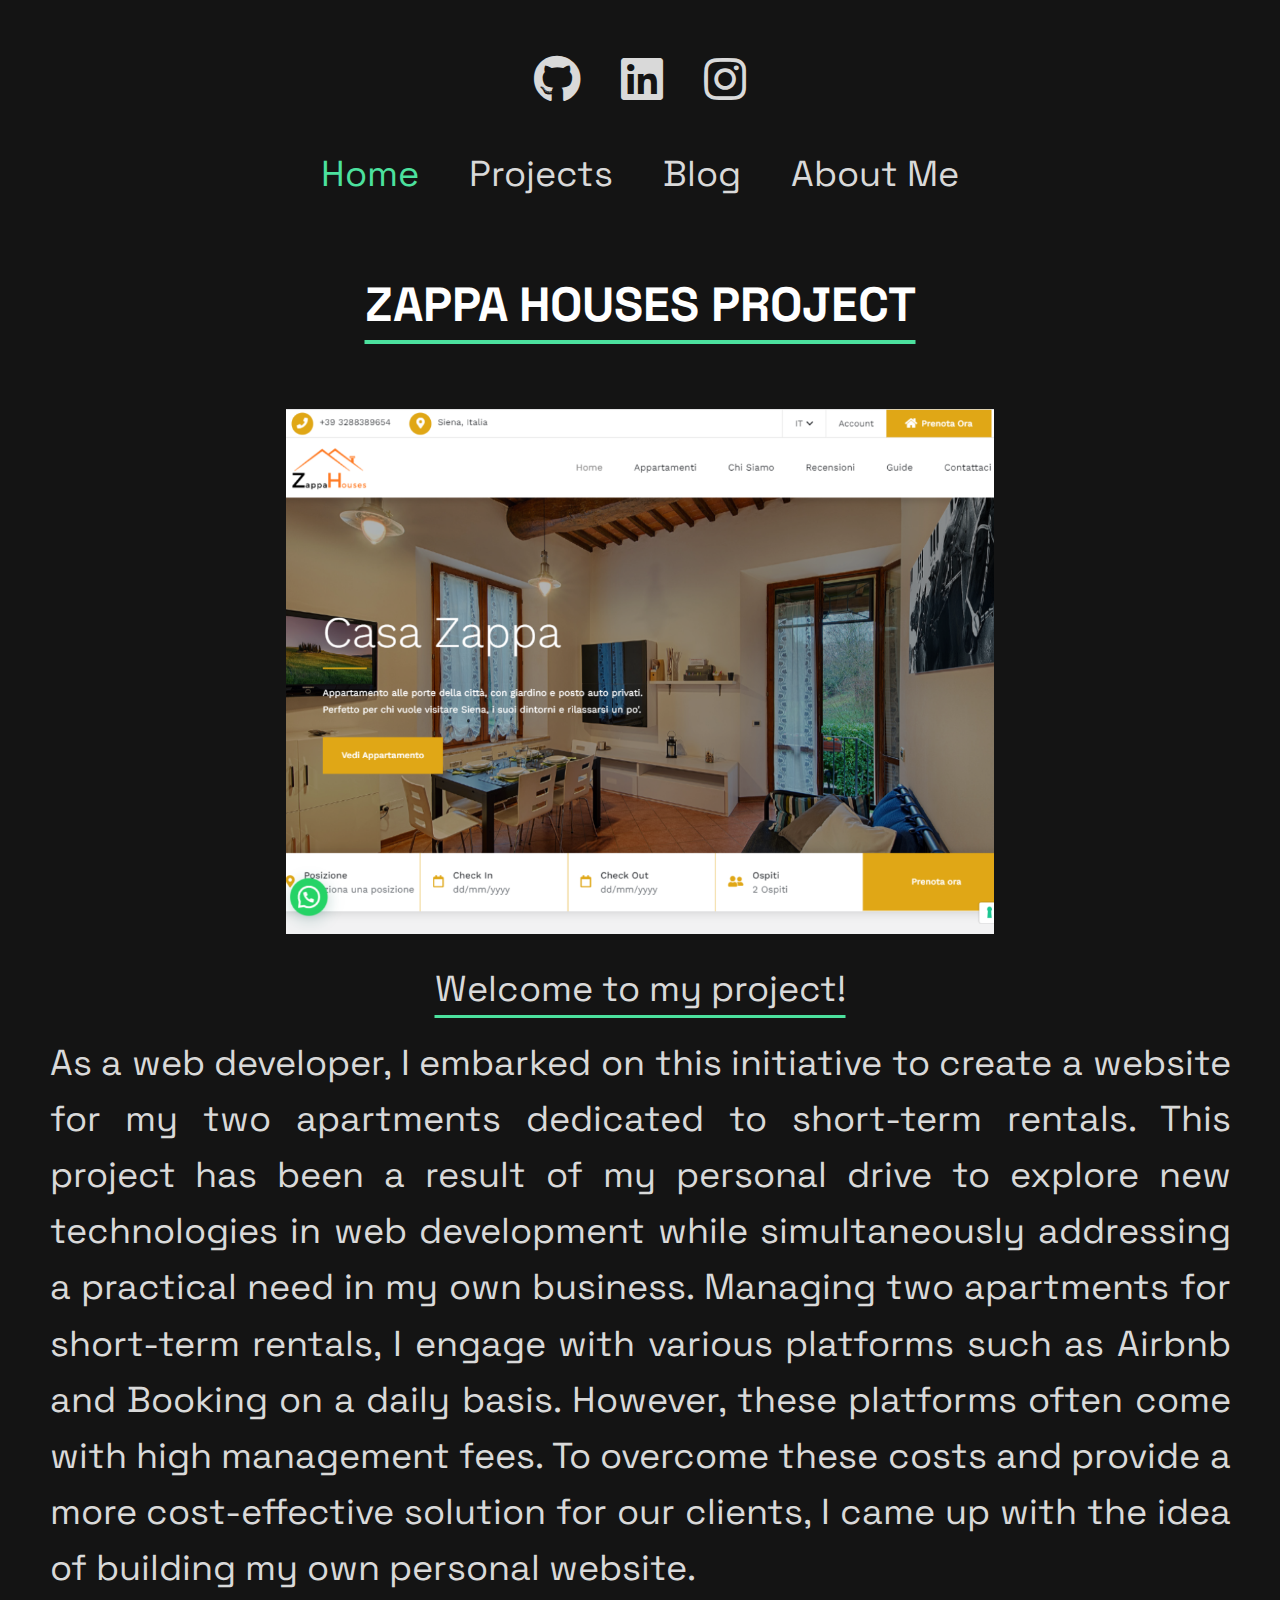
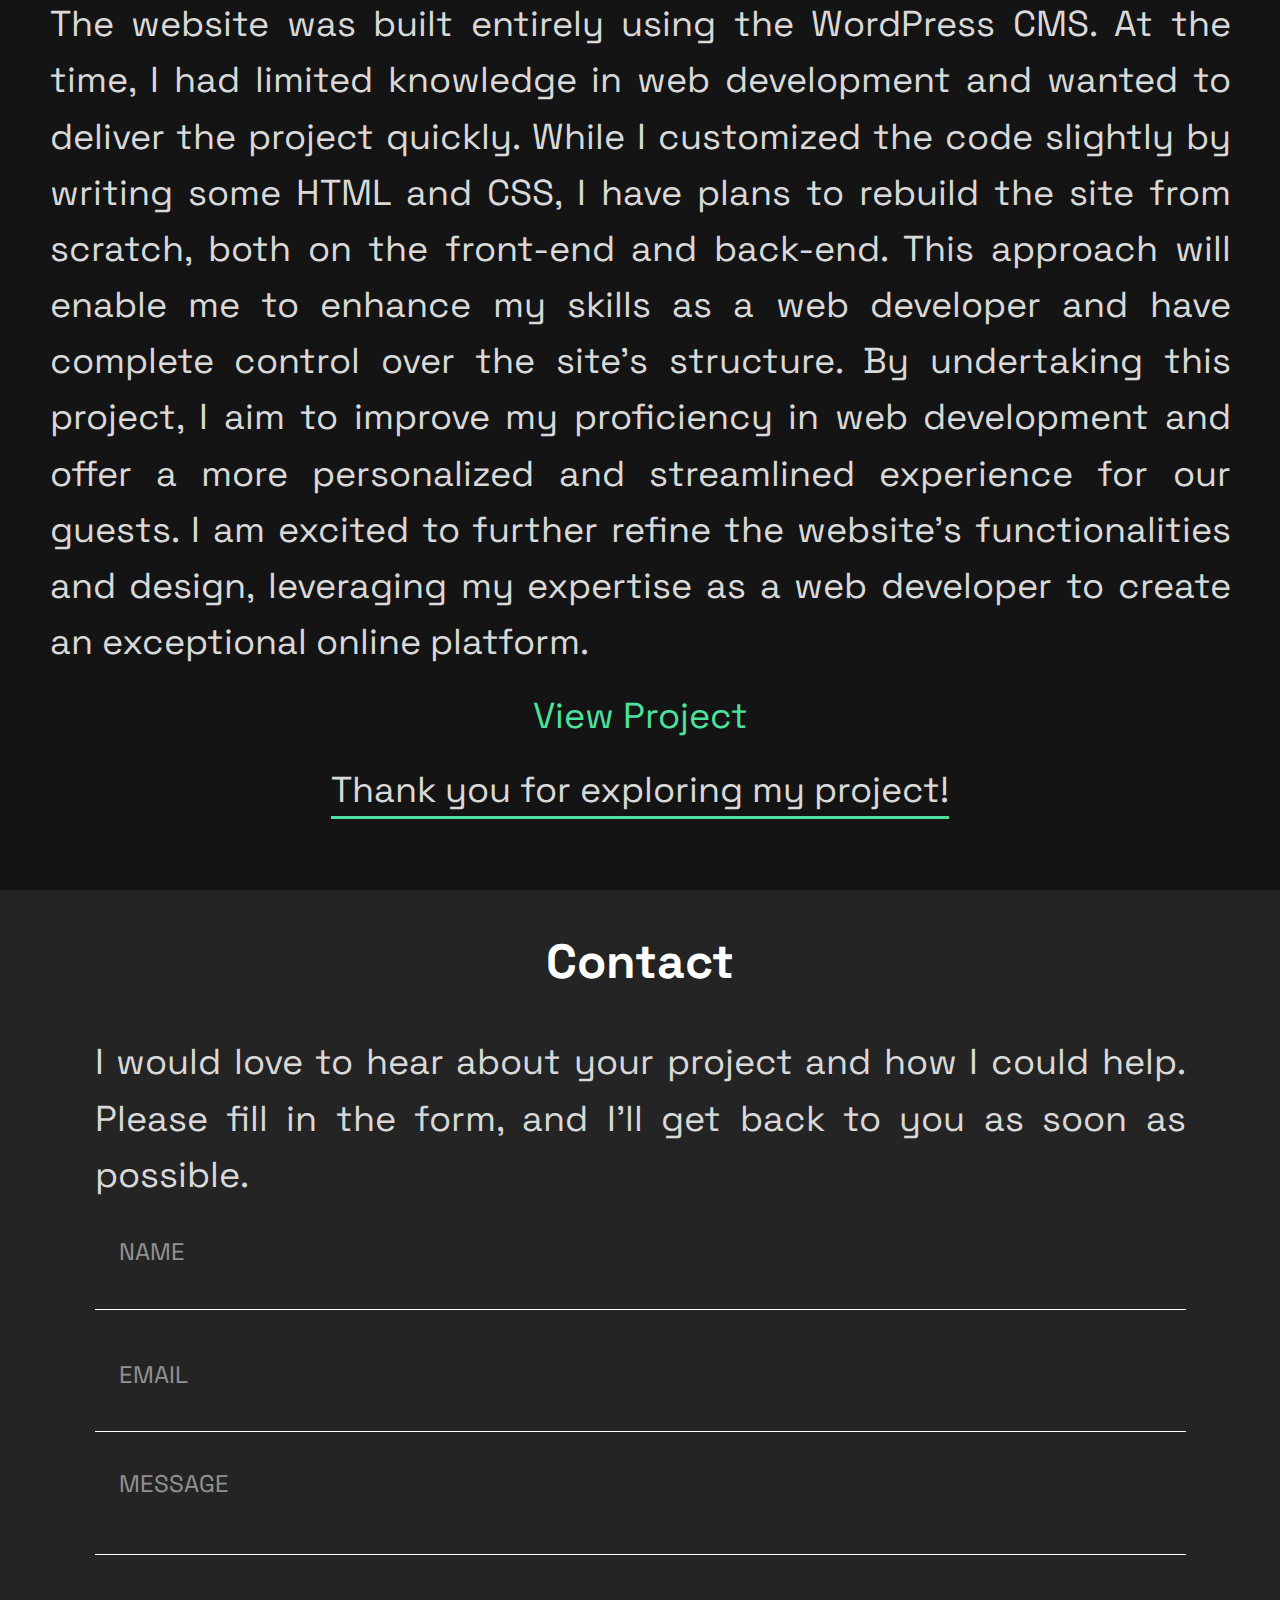
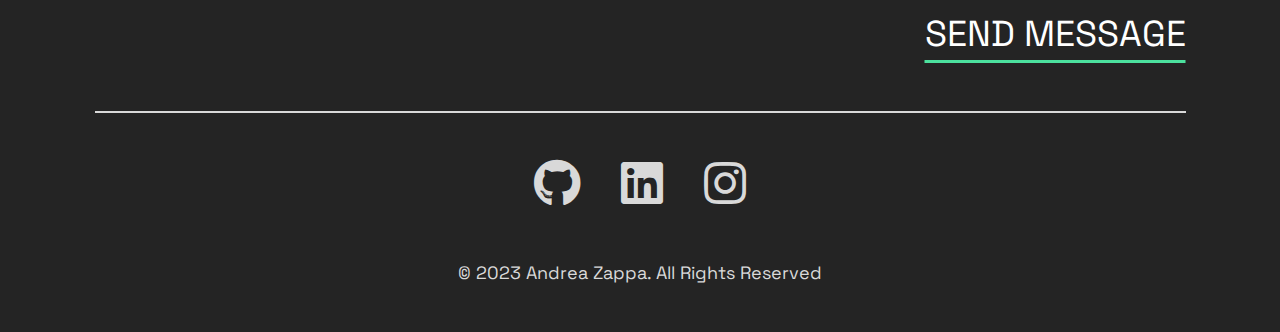
<file: assets/projects/zappahouses/index.html>
<!DOCTYPE html>
<html lang="en">
<head>
    <meta charset="UTF-8">
    <meta http-equiv="X-UA-Compatible" content="IE=edge">
    <meta name="viewport" content="width=device-width, initial-scale=1.0">
    <meta property="og:title" content="ZappaHouses Project - Andrea Zappa">
    <meta property="og:description" content="ZappaHouses Wordpress Prokect of Andrea Zappa">
    <title>ZappaHouses Project - Andrea Zappa</title>
    <link rel="icon" type="image/x-icon" href="../../img/logo/Logo-16x16.svg">
    <link rel="stylesheet" href="../../style/style.css">
    <link rel="stylesheet" href="../../style/home.css">
    <link rel="stylesheet" href="../../style/zappahouses.project.css">
    <link rel="preconnect" href="https://fonts.googleapis.com">
    <link rel="preconnect" href="https://fonts.gstatic.com" crossorigin>
    <link href="https://fonts.googleapis.com/css2?family=Space+Grotesk:wght@500;700&display=swap" rel="stylesheet">
    <link rel="stylesheet" href="https://cdnjs.cloudflare.com/ajax/libs/font-awesome/5.15.3/css/all.min.css">
</head>
<body>
    <!-- HEADER -->
    <header class="header" id="header">
        <div class="container header-container">
            <!-- nome a sx - menu dx (projects, contatc, blog, social) -->
            <div id="container-icon" class="container-icon">
                <!-- SOCIAL ICONS -->
                <div class="social-menu">
                    <a href="https://github.com/andrezappa" target="_blank" rel="noopener"><i class="fab fa-github fa-lg"></i></a>
                    <a href="https://www.linkedin.com/in/andrea-zappa-b823751b2/" target="_blank" rel="noopener"><i class="fab fa-linkedin fa-lg"></i></a>
                    <a href="https://www.instagram.com/andre_zappa/" target="_blank" rel="noopener"><i class="fab fa-instagram fa-lg"></i></a>
                </div>
            </div> 
            <!-- MENU -->
            <nav class="container-menu">
                <ul class="menu">
                    <li class="menu-element first-element"><a href="../../../index.html" class="active">Home</a></li>
                    <li class="menu-element"><a href="../../../index.html#projects">Projects</a></li>
                    <li class="menu-element"><a href="../../pages/blog/index.html">Blog</a></li>
                    <li class="menu-element"><a href="../../pages/about/index.html">About Me</a></li>
                </ul>
            </nav>
           
        </div>
        <!-- MOBILE MENU -->
        <div class="container-mobile-menu">
            <span id="menu-icon" onclick="openNav()">&#9776;</span>
            <nav class="container-mobile-nav" id="container-mobile-nav">
                <ul class="mobile-menu">
                    <a class="closebtn" onclick="closeNav()">&#x2716;</a>
                    <li><a href="../../../index.html" class="active">Home</a></li>
                    <li><a href="../../../index.html#projects" onclick="closeNav()">Projects</a></li>
                    <li><a href="../../pages/blog/index.html" onclick="closeNav()">Blog</a></li>
                    <li><a href="../../pages/about/index.html"  onclick="closeNav()">About Me</a></li>
                </ul>
            </nav>
        </div>
    </header>

    <!-- MAIN CONTENT -->
    <main class="main">
        <section>
            <div class="container container-zappahouses">
                <h1 class="project-title underline">Zappa Houses Project</h1>
                <div class="project-item">
                    <picture class="project-picture">
                        <source
                            media="(min-width: 62.5em)"
                            srcset="../../img/project-images/zappahouses-project-large.png"
                        >
                        <img
                            class="projects-image"
                            src="../../img/project-images/zappahouses-project-small.png"
                            alt="screenshot of design portfolio website"
                        >
                    </picture>
                </div>
                <p class="underline title-description-project" id="title-description-project">Welcome to my project!</p>
                <p>
                    As a web developer, I embarked on this initiative to create a website for my two apartments dedicated to short-term rentals. This project has been a result of my personal drive to explore new technologies in web development while simultaneously addressing a practical need in my own business. Managing two apartments for short-term rentals, I engage with various platforms such as Airbnb and Booking on a daily basis. However, these platforms often come with high management fees. To overcome these costs and provide a more cost-effective solution for our clients, I came up with the idea of building my own personal website.
                </p>
                <p> 
                    The website was built entirely using the WordPress CMS. At the time, I had limited knowledge in web development and wanted to deliver the project quickly. While I customized the code slightly by writing some HTML and CSS, I have plans to rebuild the site from scratch, both on the front-end and back-end. This approach will enable me to enhance my skills as a web developer and have complete control over the site's structure.
                    By undertaking this project, I aim to improve my proficiency in web development and offer a more personalized and streamlined experience for our guests. I am excited to further refine the website's functionalities and design, leveraging my expertise as a web developer to create an exceptional online platform.
                </p>
                <div class="call-to-action">
                    <a class="accent" href="https://zappahouses.it" target="_blank" rel="noopener">View Project</a>
                    <p class="underline">Thank you for exploring my project!</p>
                </div>
            </div>
        </section>

        <section class="contact" id="contact">
            <div class="container">
                <div class="container-contact">
                    <h2 id="contact-header">Contact</h2>
                    <p class="contact-text">I would love to hear about your project and how I could help. Please fill in the form, and I'll get back to you as soon as possible.</p>
                    <form action="https://formspree.io/f/mqkovwqv" method="POST">
                        <div class="container-form">
                            <label for="name" class="visually-hidden">Name</label>
                            <input type="text" name="name" id="name" placeholder="Name" required>
                            <img src="../../img/icon-invalid.svg" alt="invalid icon" class="contact-invalid-icon"/>
                        </div>
                        <div class="container-form">
                            <label for="email" class="visually-hidden">Email</label>
                            <input type="email" name="email" id="email" placeholder="Email" required>
                            <img src="../../img/icon-invalid.svg" alt="invalid icon" class="contact-invalid-icon"/>
                        </div>
                        <div class="container-form">
                            <label for="message" class="visually-hidden">Message</label>
                            <textarea type="text" name="message" id="message" placeholder="Message" required></textarea>
                            <img src="../../img/icon-invalid.svg" alt="invalid icon" class="contact-invalid-icon"/>
                        </div>
                        <!-- your other form fields go here -->
                        <div class="message-button">
                            <button type="submit" class="hover underline">Send Message</button>
                        </div>
                    </form>
                    <hr>
                </div>
            </div>
        </section>
    </main>
    
    <footer>
        <section class="footer">
            <div class="container">
                <div class="container-footer">
                    <!-- nome a sx - menu dx (projects, contatc, blog, social) -->
                    <div class="container-icon">
                        <!-- SOCIAL ICONS -->
                        <div class="social-menu">
                            <a href="https://github.com/andrezappa" target="_blank" rel="noopener"><i class="fab fa-github fa-lg"></i></a>
                            <a href="https://www.linkedin.com/in/andrea-zappa-b823751b2/" target="_blank" rel="noopener"><i class="fab fa-linkedin fa-lg"></i></a>
                            <a href="https://www.instagram.com/andre_zappa/" target="_blank" rel="noopener"><i class="fab fa-instagram fa-lg"></i></a>
                        </div>
                    </div> 
                    <p class="hover">© 2023 Andrea Zappa. All Rights Reserved</p>
                </div>
            </div>
       </section>  
    </footer>

    <!-- SCRIPT js MOBILE MENU -->
    <script src="../../script/script.js"></script>

</body>
</html>
</file>
<file: assets/style/home.css>
/* HERO SECTION*/

.hero-container {
    display: flex;
    align-items: center;
    flex-direction: column;
}

.hero-text {
    text-align: center;
}

.hero-image{
    margin-block: 1em;
}

.hero-image img{
    width: 250px;
    height: auto; 
}

.hero-image > img {
    border-radius: 2%;
}

.hero-description {
    margin-block-start: 1em;
}

.hero-description {
    margin-block-end: 2.5em;
}

.hero-description > span {
    color: var(--accent);
}

.contact-link:hover {
    color: var(--accent);
    transition: var(--transition);
}

/* TABLET 600px*/
@media (min-width: 37.5em) {
    .hero-description {
        margin-block-start: 1.25em;
    }

    .hero-description {
        margin-block-end: 3em;
    }

    .hero-image{
        margin-block: 1.5em;
    }

    .hero-image img {
        width: 300px;
    }
}

/* DESKTOP 1000px*/
@media (min-width: 62.5em) {
    .hero-description {
        margin-block-start: 1.5em;
    }

    .hero-description {
        margin-block-end: 3.5em;
    }

    .hero-image{
        margin-block: 2em;
    }

    .hero-image img{
        width: 400px;
    }
    
}

/* ------------------------------------------------------------------ */

/* SKILLS SECTION */

.container-skills {
    display: grid;
    grid-template-columns: 1fr;
    gap: 24px;
}

.skills-item {
    text-align: center;
}
.skills-description{
    color: var(--text2);
}

.skills-description, .skills-description a{
    font-style: italic;
    font-size: .8em;
}

/* TABLET 600px*/
@media (min-width: 37.5em) {
    .container-skills {
        grid-template-columns: repeat(2, 1fr);
        gap: 3.25em 1.5em;
    }
    .skills-description, .skills-description a{
        font-size: 1em;
    }
}

/* DESKTOP 1000px*/
@media (min-width: 62.5em) {
    .container-skills {
        grid-template-columns: repeat(3, 1fr);
        gap: 3.5em 2em;
    }

    .skills-description, .skills-description a{
        font-size: 1.3em;
    }
}

/* --------------------------------------------------------------------------------------- */

/* PROJECTS SECTION*/
.container-headline {
    display: flex;
    justify-content: space-between;
    margin-block-end: 2.5em;

}

.container-projects {
    display: grid;
    grid-template-columns: 1fr;
    gap: 2.5em;
    justify-items: center;
    text-align: center;
}

.project-picture {
    display: flex;
    justify-content: center;
    margin-block-end: 1.25em;
}

.projects-image {
    width: 100%;
    height: auto;
}

.project-title {
    display: flex;
    justify-content: flex-start;
    line-height: 1.3;
    font-weight: 700;
    text-transform: uppercase;
}

.project-tag {
    color: var(--text2);
    display: flex;
    justify-content: flex-start;
    margin-block: 1.25em;
}

.container-project-link {
    display: flex;
    justify-content: center;
}

.project-tag span, .project-link {   
    margin-inline-start: 1.5em; 
}

.project-tag span:first-child, .project-link:first-child {
    margin-inline-start: 0;
}

.container-project-link-desktop {
    display: none;
}

/* TABLET 600px*/
@media (min-width: 37.5em) {
    .container-projects {
        grid-template-columns: repeat(2, 1fr);
        gap: 2.5em 2.5em;
        max-width: 100%;
    }

    .project-title, .project-tag {
        justify-content: center;
        flex-wrap: wrap;
    }

    .project-tag span, .project-link {   
        margin-inline-start: 1em; 
    }

    .project-item > picture > img {
        max-width: 100%;
        height: auto;
    }
}

/* DESKTOP 1000px*/
@media (min-width: 62.5em) {
    .project-picture{
        position: relative;
    }

    .project-picture::after {
        content: '';
        position: absolute;
        width: 100%;
        height: 100%;
        top: 0;
        background-color: hsl(0, 0%, 0%);
        opacity: 0;
        transition: var(--transition);
    }

    .projects-image {
        width: 100%;
        height: auto;
    }
    
    .project-item:hover .project-picture::after {
        opacity: 0.7;
    }

    .container-project-link, .container-project-link-desktop {
        display: none;
    }

    .project-item:hover .container-project-link-desktop {
        display: block;
        position: absolute;
        top: 50%;
        left: 50%;
        transform: translate(-50%, -50%);
        z-index: 1;
        width: 100%;
        transition: var(--transition);
    }
}
</file>
<file: assets/style/style.css>
:root {
    --bg-body: hsl(0, 0%, 8%);
    --bg-body2: hsl(0, 0%, 14%);
    --accent: hsl(153, 71%, 59%);
    --text1: hsl(0, 0%, 100%);
    --text2: hsl(0, 0%, 85%);
    --invalid: hsl(7, 100%, 68%);
    --fs-18: 1.125rem;
    --fs-20: 1.25rem;
    --fs-24: 1.5rem;
    --fs-30: 1.875rem;
    --fs-32: 2rem;
    --fs-36: 2.25rem;
    --fs-40: 2.5rem;
    --fs-44: 2.75rem;
    --fs-48: 3rem;
    --fs-72: 4.5rem;
    --container: 69.375rem;
    --transition: 150ms ease-in-out;
}

* {
    box-sizing: border-box;
    margin: 0;
    padding: 0;
}

/* GENERAL SETTINGS - MOBILE */
body {
    background-color: var(--bg-body);
    color: var(--text1);
    font-family: "Space Grotesk", sans-serif;
    font-size: var(--fs-18);
    line-height: 1.56;
}

h1, h2 {
    font-size: var(--fs-24);
    text-align: center;
}

h3 {
    font-size: var(--fs-20);
}

h1,
h2,
h3 {
  line-height: 1.25;
}

p {
    color: var(--text2);
    text-align: center;
}

a {
    text-decoration: none;
    color: var(--text1);
}

hr {
    width: 100%;
    border: none;
    height: 1px;
    background-color: var(--text2);
    margin-block: 2.5em;
}

.container {
    width: calc(100% - 5rem);
    margin: 0 auto;
}

main {
    margin-block-start: 2em;
}

/* TABLET >= 600px - FONT SIZE h1,h2,h3,p, a*/
@media (min-width: 37.5em) {
    h1, h2 {
        font-size: var(--fs-36);
    }
    
    h3 {
        font-size: var(--fs-32);
    }
    
    p, a, p > span, button {
        color: var(--text2);
        font-size: var(--fs-24);
    }

    hr {
        margin-block: 3em;
        height: 1.5px;
    }

    .container {
        width: calc(100% - 4.5em);
    }
}

/* DESKTOP >= 1000px - FONT SIZE h1,h2,h3,p, a*/
@media (min-width: 62.5rem) {
    h1, h2 {
        font-size: var(--fs-48);
    }
    
    h3 {
        font-size: var(--fs-40);
    }
    
    h1,
    h2,
    h3 {
      line-height: 1.5;
    }
    
    p, a, p > span, button {
        font-size: var(--fs-36);
    }

    hr {
        margin-block: 3em;
        height: 2px;
    }

    .container {
        width: calc(100% - 5.5em);
    }
}

/* GENERAL SETTINGS VALID ON ALL DEVICES */
.active {
    color: var(--accent);
}

.accent {
    color: var(--accent);
    text-decoration: none;
}

.underline {
    text-decoration: underline;
    text-underline-offset: 0.4em;
    text-decoration-color: var(--accent);
}

.visually-hidden {
    position: absolute;
    left: -10000px;
    top: auto;
    width: 1px;
    height: 1px;
    overflow: hidden;
}

/* HOVERING OVER (DESKTOP DEVICES) */
a:hover, i:hover, .hover:hover {
    color: var(--accent);
    transition: var(--transition);
}

/* ----------------------------------------------------------- */

/* HEADER - MOBILE*/
.header {
    padding-block-start: 1em;
}

/* POSITIONING NAVBAR ELEMENTS*/
.container-icon {
    display: flex;
    justify-content: center;
}

/* DESIGN SOCIAL ICONS */
.social-menu > a {
    margin-inline-end: 0.5em;
}

.social-menu > a:last-child {
    margin-inline-end: 0;
}

/* TABLET & DESKTOP ICON*/
@media (min-width: 37.5em) {
    .header {
        margin-block-start: 1.5em;
    }

    .social-menu > a {
        margin-inline-end: 0.75em;
    }
}

@media (min-width: 62.5em) {
    .header {
        margin-block-start: 2em;
    }

    .social-menu > a {
        margin-inline-end: 1em;
    }
}

/* MOBILE MENU */
.container-mobile-menu {
    max-width: 100%;
    display: flex;
    justify-content: flex-end;
}

#menu-icon {
    padding-inline-end: 2.5em;
}

.container-mobile-nav {
    display: none;
    background-color: var(--bg-body2);
    width: 100%;
}

.mobile-menu {
    display: flex;
    flex-direction: column;
    align-items: flex-start;
    padding-inline: 2.5em;
    padding-block-start: 1.5em;
    height: 100vh;
    position: relative;
}

.mobile-menu  li{
    margin-block: 0.2em;
    list-style: none;
    display: inline-block;
}

.closebtn {
    position: absolute;
    top: 1.5em;
    right: 2.5em;
    cursor: pointer;
}

/* NAVBAR MENU ELEMNTS */
.container-menu {
    display: none;
    justify-content: center;
}

.menu li {
    list-style: none;
    display: inline-block;
    margin-right: 2em;
}

.menu li:last-child {
    margin-right: 0;
}

.menu-element > a{
    position: relative;
}

.menu-element:not(.first-element) > a::after{
    content: '';
    position: absolute;
    left: 50%;
    bottom: -0.4em;
    width: 0;
    height: 2px;
    background-color: var(--accent);
    transition: width 0.3s ease-in-out, left 0.3s ease-in-out;
    transform: translateX(-50%);
}

.menu-element > a:hover::after {
    width: 100%;
}

/* TABLET & DESKTOP MENU*/
@media (min-width: 37.5em) {
    .container-menu {
        display: flex;
        margin-block: 1.5em;
    }

    .container-mobile-menu {
        display: none;
    }
}

@media (min-width: 62.5em) {
    .container-menu {
        margin-block: 2em;
    }

    .menu li{
        list-style: none;
        display: inline-block;
        margin-right: 2.5em;
    }

    .container-mobile-menu {
        display: none;
    }
}

/* ---------------------------------------------- */
/* CONTACT */
.contact, .footer{
    background-color: var(--bg-body2);
}

.contact {
    margin-block-start: 2em;
}

.container-contact {
    text-align: center;
    margin-inline: 2.5em;
    padding-block-start: 2em;
}

.contact-text { 
    margin-block-start: 1em;
}

.contact-form {
    margin-block-start: 2em;
}

.container-form {
    position: relative;
    margin-block-end: 16px;
}

.container-form input, .container-form textarea {
    width: 100%;
    padding-block: 16px;
    padding-inline: 24px; 
    border: none;
    border-bottom: 1px solid var(--text1);
    background: transparent;
    line-height: 1.625;
    color: var(--text1);
    font-family: "Space Grotesk", sans-serif;
}

.container-form textarea {
    margin-block-end: 32px;
    resize: none;
}

.container-form > *::placeholder {
    color: var(--text1);
    opacity: 0.5;
    text-transform: uppercase;
}

.message-button {
    display: flex;
    justify-content: flex-end;
    position: relative;
    
}

.message-button button {
    background-color: transparent;
    border: none;
    color: var(--text1);
    text-transform: uppercase;
    font-family: "Space Grotesk", sans-serif;
}

.contact-invalid-icon {
    display: none;
    width: 24px;
    height: 24px;
    position: absolute;
    top: 50%;
    right: 0;
    translate: -50% -50%;
}

.contact input:focus-visible:invalid ~ .contact-invalid-icon,
.contact textarea:focus-visible:invalid ~ .contact-invalid-icon {
  display: inline-block;
}

.container-contact hr {
    margin-block-end: 0;
}

/* TABLET 600px*/
@media (min-width: 37.5em) {
    .contact {
        margin-block-start: 3em;
    }

    input::placeholder, textarea::placeholder {
        font-size: var(--fs-20);
    }
}

/* DESKTOP 1000px*/
@media (min-width: 62.5em) {
    .contact {
        margin-block-start: 4em;
    }

    input, textarea {
        height: 8em;
    }

    input::placeholder, textarea::placeholder {
        font-size: var(--fs-24);
    }
}

/* ----------------------------------------------- */

/* FOOTER MOBILE*/
.container-footer {
    padding-block: 2.5em;
}

.container-footer p {
    font-size: 0.5em;
    text-align: center;
    margin-block-start: 2.5em;
}

/* TABLET & DESKTOP */
@media (min-width: 37.5em) {
    .container-footer p {
        font-size: 1em;
    }
}
</file>
<file: assets/style/about.css>
/* MAIN SECTION*/
h1 {
    margin-block-end: 1em;
}

h3, p {
    text-align: start;
}

p  a {
    color: var(--accent);
    text-decoration: underline;
    text-decoration-color: var(--accent);
}

.container-about > div {
    margin-block: 2em;
}

.container-about > div> p {
    margin-block: 0.5em;
}

/* TABLET >= 600px - FONT SIZE h1,h2,h3,p, a*/
@media (min-width: 37.5em) {
    .container {
        width: calc(100% - 15em);
    }

    .container-about > div {
        margin-block: 2.5em;
    }
    
    .container-about > div> p {
        margin-block: 1em;
    }
}

/* DESKTOP >= 1000px - FONT SIZE h1,h2,h3,p, a*/
@media (min-width: 62.5rem) {
   .container {
        width: calc(100% - 20em);
    }


    .container-about > div {
        margin-block: 3.5em;
    }
    
    .container-about > div> p {
        margin-block: 1em;
    }

    p {
        text-align: justify;
    }
}
</file>
<file: assets/style/zappahouses.project.css>
/* PROJECT SECTION */
.container-zappahouses {
    text-align: center;
}
.project-title {
    justify-content: center;
    margin-block: 1em;
}

.project-item {
    margin-block-end: 3em;
}

.project-picture {
    width: 80%;
    margin: auto;
}

.project-picture::after {
    display: none;
}

.call-to-action {
    margin-block: 1em;
}

/* TABLET & DESKTOP */
@media (min-width: 37.5em) {
    .project-title {
        margin-block: 1.25em;
    }
    
    .project-picture {
        width: 60%;
    }

    .project-item {
        margin-block-end: 1.25em;
    }
}

@media (min-width: 62.5em) {
    .project-title {
        margin-block: 1.5em;
    }
    
    .project-item {
        margin-block-end: 1.5em;
    }

    p {
        text-align: justify;
    }

    .title-description-project, .call-to-action > p{
        text-align: center; 
        margin-block: 0.5em
    } 
}
</file>
